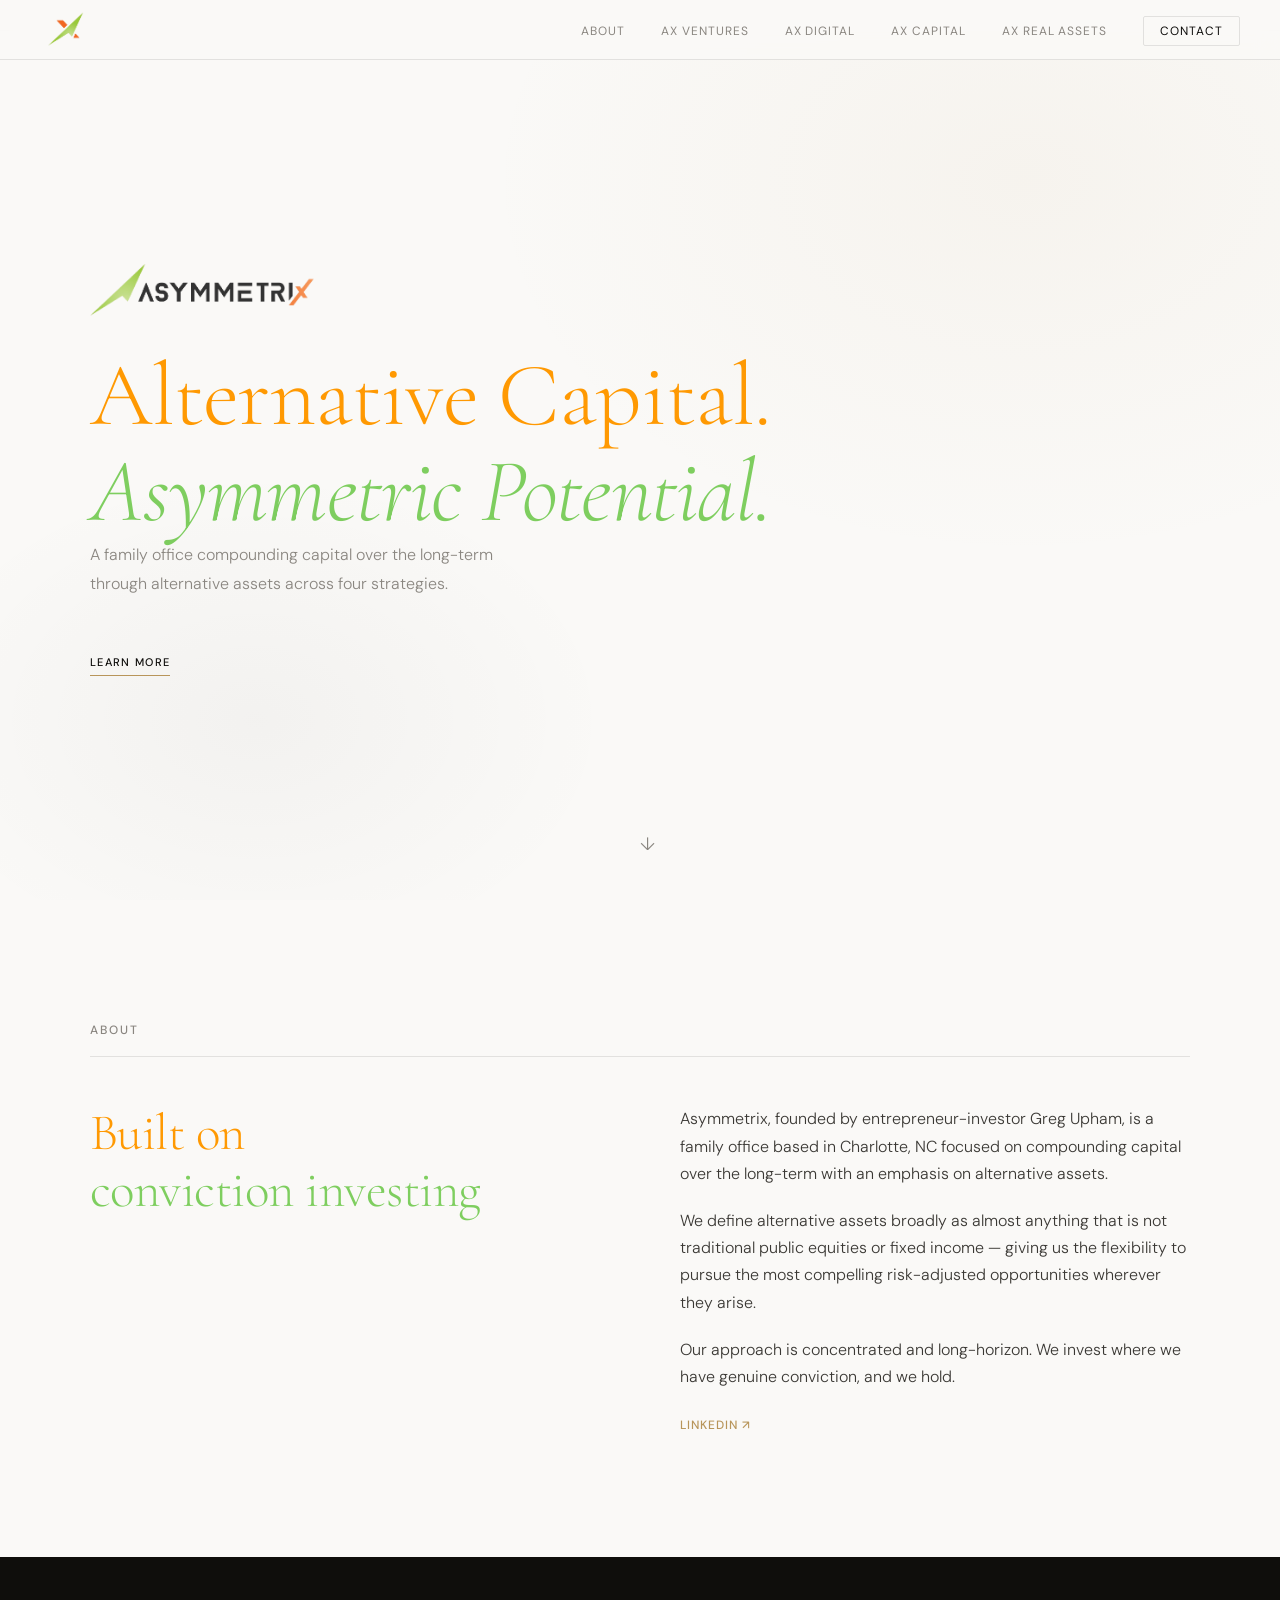
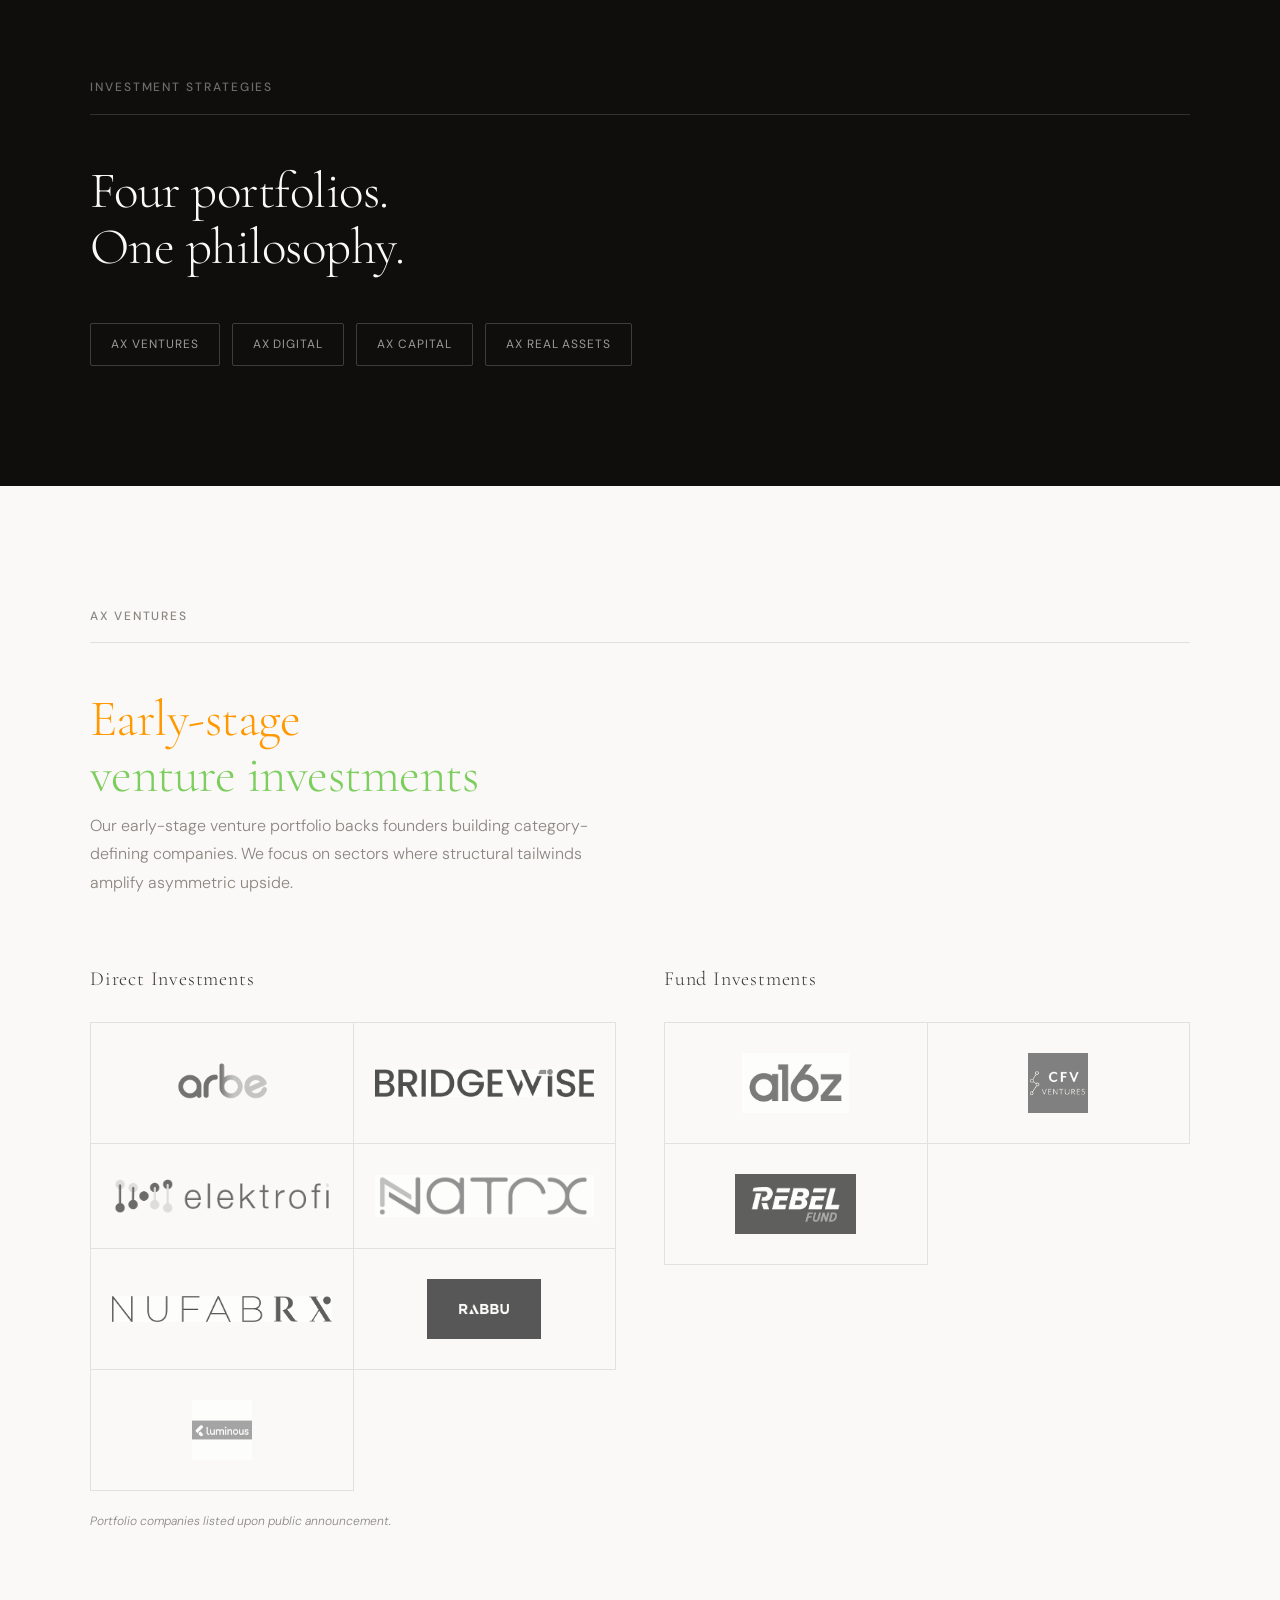
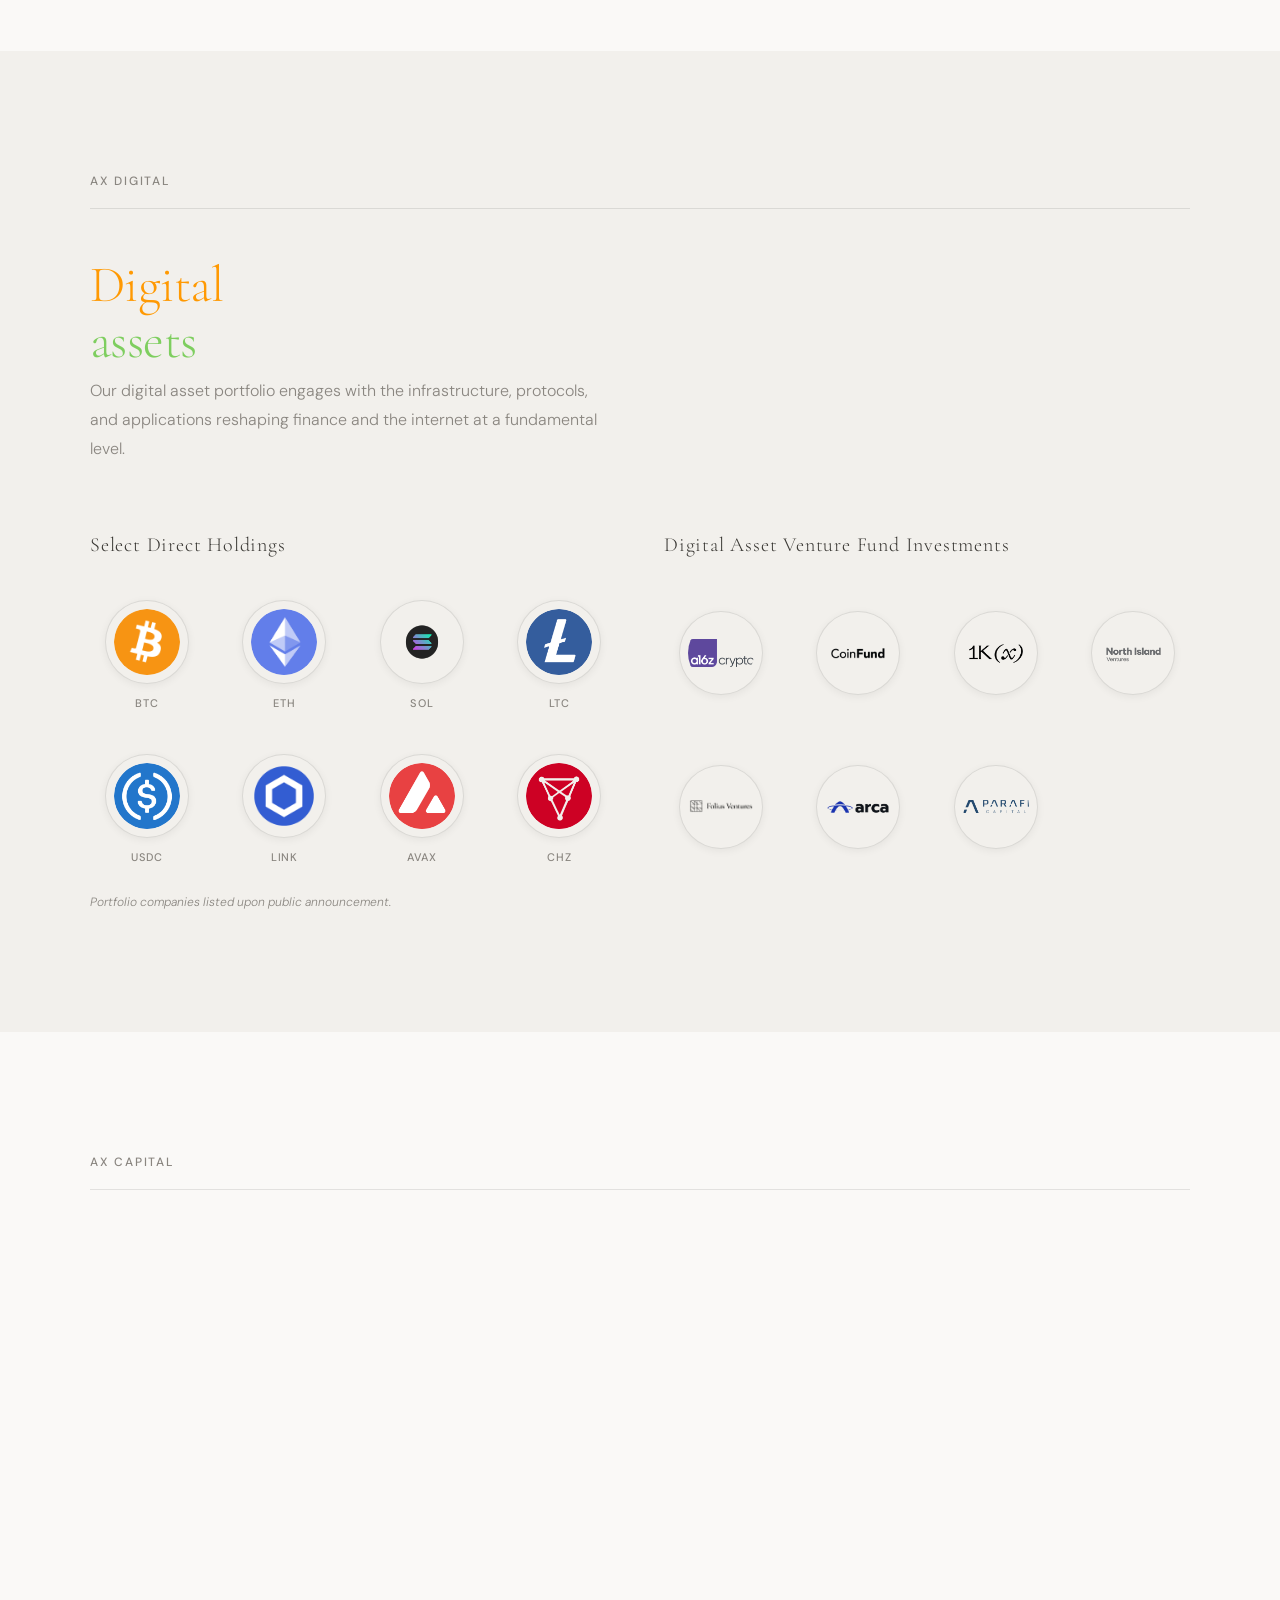
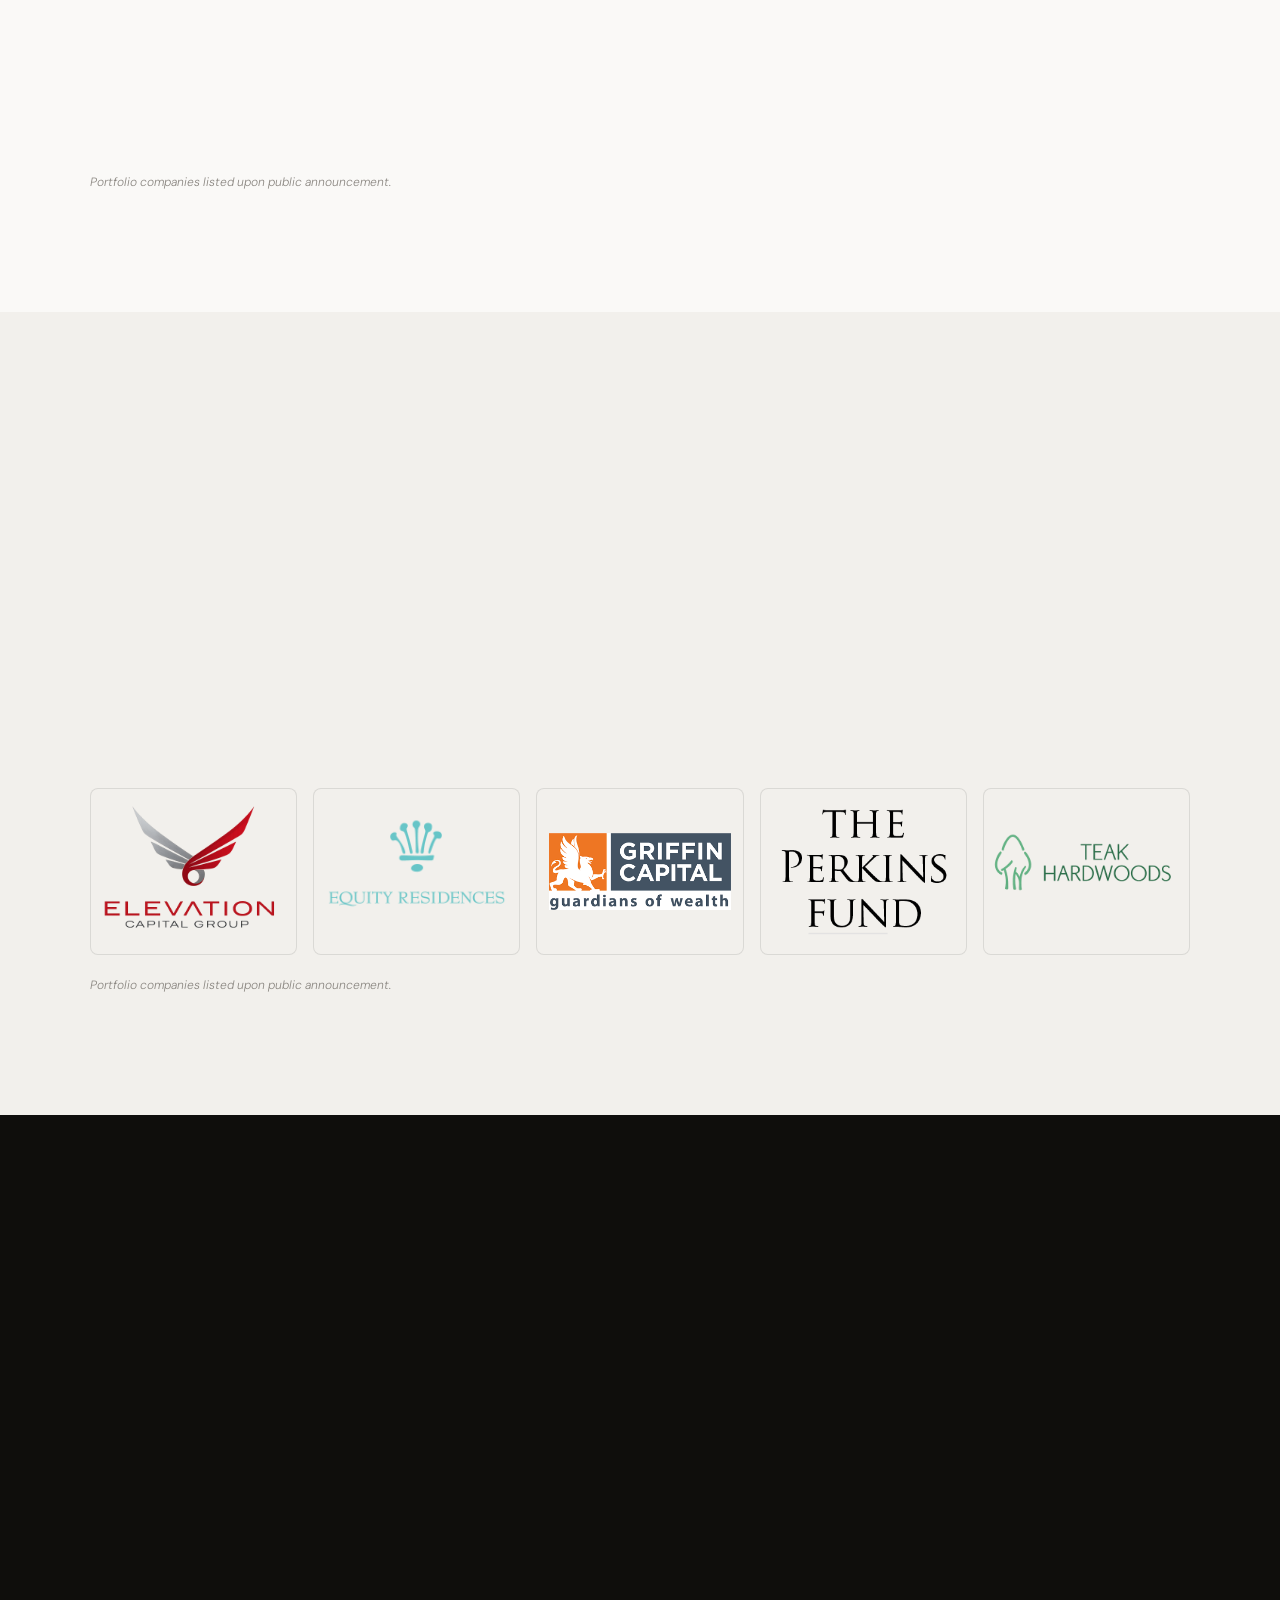
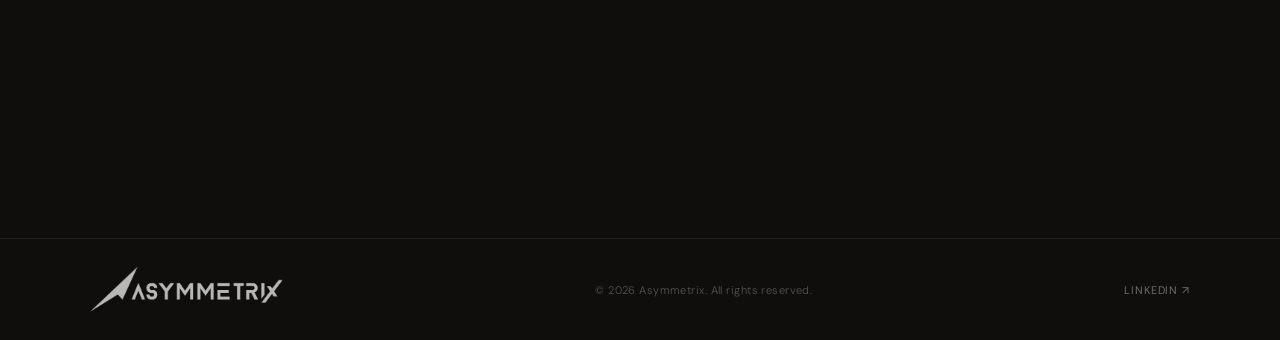
<file: index.html>
<!DOCTYPE html>
<html lang="en">
<head>
<meta charset="UTF-8">
<meta name="viewport" content="width=device-width, initial-scale=1.0">
<title>Asymmetrix — Alternative Capital. Asymmetric Potential.</title>
<link rel="preconnect" href="https://fonts.googleapis.com">
<link rel="preconnect" href="https://fonts.gstatic.com" crossorigin>
<link href="https://fonts.googleapis.com/css2?family=Cormorant+Garamond:ital,wght@0,300;0,400;0,600;1,300;1,400&family=DM+Sans:wght@300;400;500&display=swap" rel="stylesheet">
<link rel="stylesheet" href="style.css">
</head>
<body>

<!-- NAV -->
<nav id="nav">
  <a href="#top" class="nav-logo">
    <img src="logos/logo-mark.png" alt="Asymmetrix" class="nav-logo-img">
  </a>
  <ul class="nav-links">
    <li><a href="#about" class="nav-link">About</a></li>
    <li><a href="#ventures" class="nav-link">AX Ventures</a></li>
    <li><a href="#digital" class="nav-link">AX Digital</a></li>
    <li><a href="#capital" class="nav-link">AX Capital</a></li>
    <li><a href="#real-assets" class="nav-link">AX Real Assets</a></li>
    <li><a href="#contact" class="nav-link nav-contact">Contact</a></li>
  </ul>
  <button class="nav-burger" id="burger" aria-label="Menu">
    <span></span><span></span>
  </button>
</nav>

<!-- MOBILE MENU -->
<div class="mobile-menu" id="mobileMenu">
  <a href="#about" class="mobile-link">About</a>
  <a href="#ventures" class="mobile-link">AX Ventures</a>
  <a href="#digital" class="mobile-link">AX Digital</a>
  <a href="#capital" class="mobile-link">AX Capital</a>
  <a href="#real-assets" class="mobile-link">AX Real Assets</a>
  <a href="#contact" class="mobile-link">Contact</a>
</div>

<!-- HERO -->
<section id="top" class="hero">
  <div class="hero-inner">
    <img src="logos/logo-full.png" alt="Asymmetrix" class="hero-logo">
    <h1 class="hero-headline">Alternative Capital.<br><em>Asymmetric Potential.</em></h1>
    <p class="hero-sub">A family office compounding capital over the long-term<br>through alternative assets across four strategies.</p>
    <a href="#about" class="hero-cta">Learn more</a>
  </div>
  <div class="hero-scroll-hint">&#8595;</div>
</section>

<!-- ABOUT -->
<section id="about" class="section">
  <div class="container">
    <div class="section-label">About</div>
    <div class="about-grid">
      <div class="about-left">
        <h2 class="section-heading">Built on<br><em>conviction investing</em></h2>
      </div>
      <div class="about-right">
        <p>Asymmetrix, founded by entrepreneur-investor Greg Upham, is a family office based in Charlotte, NC focused on compounding capital over the long-term with an emphasis on alternative assets.</p>
        <p>We define alternative assets broadly as almost anything that is not traditional public equities or fixed income — giving us the flexibility to pursue the most compelling risk-adjusted opportunities wherever they arise.</p>
        <p>Our approach is concentrated and long-horizon. We invest where we have genuine conviction, and we hold.</p>
        <a href="https://www.linkedin.com/company/asymmetrix-capital/" target="_blank" class="text-link">LinkedIn ↗</a>
      </div>
    </div>
  </div>
</section>

<!-- STRATEGIES INTRO -->
<section class="section section-dark">
  <div class="container">
    <div class="section-label light">Investment Strategies</div>
    <h2 class="section-heading light">Four portfolios.<br><em>One philosophy.</em></h2>
    <div class="strategies-nav">
      <a href="#ventures" class="strategy-pill">AX Ventures</a>
      <a href="#digital" class="strategy-pill">AX Digital</a>
      <a href="#capital" class="strategy-pill">AX Capital</a>
      <a href="#real-assets" class="strategy-pill">AX Real Assets</a>
    </div>
  </div>
</section>

<!-- AX VENTURES -->
<section id="ventures" class="section strategy-section">
  <div class="container">
    <div class="section-label">AX Ventures</div>
    <div class="strategy-header">
      <div class="strategy-title-block">
        <h2 class="section-heading">Early-stage<br><em>venture investments</em></h2>
        <p class="strategy-desc">Our early-stage venture portfolio backs founders building category-defining companies. We focus on sectors where structural tailwinds amplify asymmetric upside.</p>
      </div>
    </div>
    <div class="panel-view">
      <div class="panel">
        <h3 class="sub-grid-heading">Direct Investments</h3>
        <div class="logo-grid panel-grid" id="ventures-direct-grid">
          <!-- Populated by portfolio-data.js -->
        </div>
      </div>
      <div class="panel">
        <h3 class="sub-grid-heading">Fund Investments</h3>
        <div class="logo-grid panel-grid" id="ventures-funds-grid">
          <!-- Populated by portfolio-data.js -->
        </div>
      </div>
    </div>
    <p class="portfolio-note">Portfolio companies listed upon public announcement.</p>
  </div>
</section>

<!-- AX DIGITAL -->
<section id="digital" class="section strategy-section section-tinted">
  <div class="container">
    <div class="section-label">AX Digital</div>
    <div class="strategy-header">
      <div class="strategy-title-block">
        <h2 class="section-heading">Digital<br><em>assets</em></h2>
        <p class="strategy-desc">Our digital asset portfolio engages with the infrastructure, protocols, and applications reshaping finance and the internet at a fundamental level.</p>
      </div>
    </div>
    <div class="panel-view">
      <div class="panel">
        <h3 class="sub-grid-heading">Select Direct Holdings</h3>
        <div class="pill-grid" id="digital-direct-grid">
          <!-- Populated by portfolio-data.js -->
        </div>
      </div>
      <div class="panel">
        <h3 class="sub-grid-heading">Digital Asset Venture Fund Investments</h3>
        <div class="card-grid" id="digital-funds-grid">
          <!-- Populated by portfolio-data.js -->
        </div>
      </div>
    </div>
    <p class="portfolio-note">Portfolio companies listed upon public announcement.</p>
  </div>
</section>

<!-- AX CAPITAL -->
<section id="capital" class="section strategy-section">
  <div class="container">
    <div class="section-label">AX Capital</div>
    <div class="strategy-header">
      <div class="strategy-title-block">
        <h2 class="section-heading">Private<br><em>equity holdings</em></h2>
        <p class="strategy-desc">Our private equity portfolio targets established businesses with durable cash flows and meaningful opportunities for operational improvement and growth.</p>
      </div>
    </div>
    <div class="logo-grid" id="capital-grid">
      <!-- Populated by portfolio-data.js -->
    </div>
    <p class="portfolio-note">Portfolio companies listed upon public announcement.</p>
  </div>
</section>

<!-- AX REAL ASSETS -->
<section id="real-assets" class="section strategy-section section-tinted">
  <div class="container">
    <div class="section-label">AX Real Assets</div>
    <div class="strategy-header">
      <div class="strategy-title-block">
        <h2 class="section-heading">Private real<br><em>estate</em></h2>
        <p class="strategy-desc">Our real assets portfolio acquires and actively manages private real estate, focusing on opportunities where thoughtful stewardship creates lasting value.</p>
      </div>
    </div>
    <div class="mixed-grid" id="real-assets-grid">
      <!-- Populated by portfolio-data.js -->
    </div>
    <p class="portfolio-note">Portfolio companies listed upon public announcement.</p>
  </div>
</section>

<!-- CONTACT -->
<section id="contact" class="section section-dark">
  <div class="container">
    <div class="section-label light">Contact</div>
    <div class="contact-grid">
      <div class="contact-left">
        <h2 class="section-heading light">Get in<br><em>touch</em></h2>
        <p class="contact-sub">Charlotte, NC</p>
      </div>
      <div class="contact-right">
        <form action="https://formspree.io/f/YOUR_FORM_ID" method="POST" class="contact-form">
          <div class="form-row">
            <label>Name
              <input type="text" name="name" placeholder="Your name" required>
            </label>
            <label>Email
              <input type="email" name="email" placeholder="your@email.com" required>
            </label>
          </div>
          <label>Subject
            <input type="text" name="subject" placeholder="How can we help?">
          </label>
          <label>Message
            <textarea name="message" rows="5" placeholder="Tell us about your inquiry..." required></textarea>
          </label>
          <button type="submit" class="submit-btn">Send message</button>
        </form>
      </div>
    </div>
  </div>
</section>

<!-- FOOTER -->
<footer class="footer">
  <div class="container footer-inner">
    <img src="logos/logo-full.png" alt="Asymmetrix" class="footer-logo-img">
    <span class="footer-copy">© 2026 Asymmetrix. All rights reserved.</span>
    <a href="https://www.linkedin.com/company/asymmetrix-capital/" target="_blank" class="footer-link">LinkedIn ↗</a>
  </div>
</footer>

<script src="portfolio-data.js"></script>
<script src="main.js"></script>
</body>
</html>
</file>
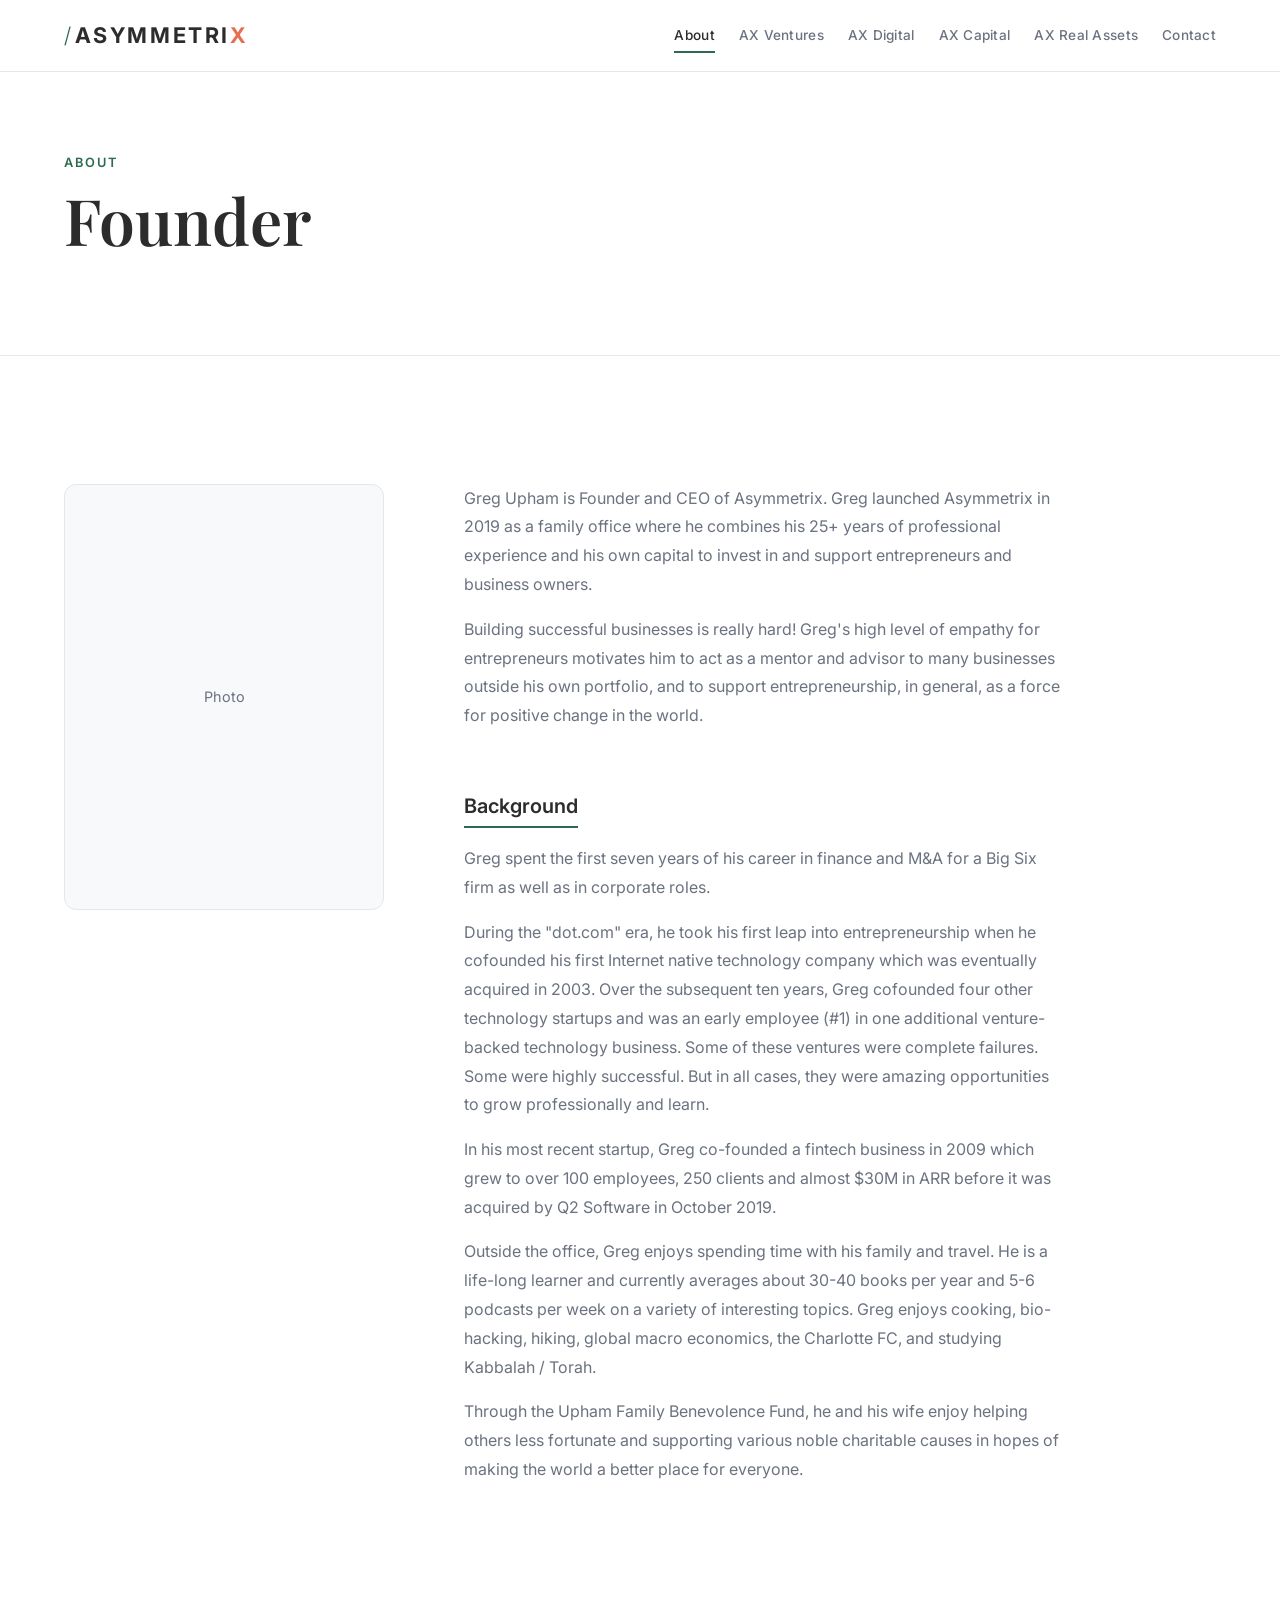
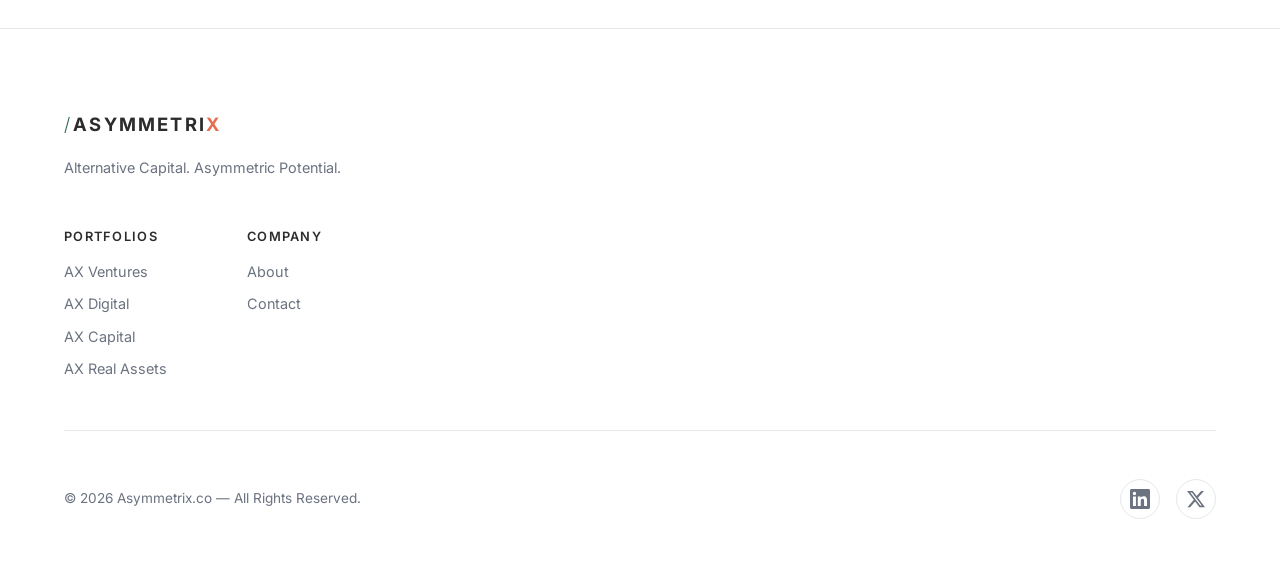
<file: about.html>
<!DOCTYPE html>
<html lang="en">
<head>
  <meta charset="UTF-8">
  <meta name="viewport" content="width=device-width, initial-scale=1.0">
  <title>About — Asymmetrix</title>
  <meta name="description" content="Learn about Greg Upham, Founder and CEO of Asymmetrix, and our approach to alternative investing.">
  <link rel="stylesheet" href="css/styles.css">
  <link rel="preconnect" href="https://fonts.googleapis.com">
  <link rel="preconnect" href="https://fonts.gstatic.com" crossorigin>
  <link href="https://fonts.googleapis.com/css2?family=Inter:wght@300;400;500;600;700&family=Playfair+Display:ital,wght@0,400;0,600;1,400&display=swap" rel="stylesheet">
</head>
<body>

  <!-- HEADER -->
  <header class="site-header" id="header">
    <div class="container header-inner">
      <a href="/" class="logo">
        <span class="logo-mark">/</span>ASYMMETRI<span class="logo-x">X</span>
      </a>
      <button class="menu-toggle" id="menuToggle" aria-label="Toggle navigation">
        <span></span><span></span><span></span>
      </button>
      <nav class="main-nav" id="mainNav">
        <a href="about.html" class="active">About</a>
        <a href="ventures.html">AX Ventures</a>
        <a href="digital.html">AX Digital</a>
        <a href="capital.html">AX Capital</a>
        <a href="real-assets.html">AX Real Assets</a>
        <a href="contact.html">Contact</a>
      </nav>
    </div>
  </header>

  <!-- PAGE HERO -->
  <section class="page-hero">
    <div class="container">
      <p class="page-label">About</p>
      <h1 class="page-title">Founder</h1>
    </div>
  </section>

  <!-- FOUNDER BIO -->
  <section class="section">
    <div class="container">
      <div class="founder-layout">
        <!-- Photo placeholder — replace src with actual founder photo -->
        <div class="founder-photo">
          <div class="photo-placeholder">
            <!-- Replace this div with an <img> tag when you have the photo:
                 <img src="images/greg-upham.jpg" alt="Greg Upham, Founder and CEO of Asymmetrix"> -->
            <span>Photo</span>
          </div>
        </div>

        <div class="founder-bio">
          <p>
            Greg Upham is Founder and CEO of Asymmetrix. Greg launched Asymmetrix in 2019 as a family office
            where he combines his 25+ years of professional experience and his own capital to invest in and
            support entrepreneurs and business owners.
          </p>
          <p>
            Building successful businesses is really hard! Greg's high level of empathy for entrepreneurs motivates
            him to act as a mentor and advisor to many businesses outside his own portfolio, and to support
            entrepreneurship, in general, as a force for positive change in the world.
          </p>

          <h3>Background</h3>
          <p>
            Greg spent the first seven years of his career in finance and M&amp;A for a Big Six firm as well as in
            corporate roles.
          </p>
          <p>
            During the "dot.com" era, he took his first leap into entrepreneurship when he cofounded his first
            Internet native technology company which was eventually acquired in 2003. Over the subsequent ten
            years, Greg cofounded four other technology startups and was an early employee (#1) in one additional
            venture-backed technology business. Some of these ventures were complete failures. Some were
            highly successful. But in all cases, they were amazing opportunities to grow professionally and learn.
          </p>
          <p>
            In his most recent startup, Greg co-founded a fintech business in 2009 which grew to over 100
            employees, 250 clients and almost $30M in ARR before it was acquired by Q2 Software in October
            2019.
          </p>
          <p>
            Outside the office, Greg enjoys spending time with his family and travel. He is a life-long learner and
            currently averages about 30-40 books per year and 5-6 podcasts per week on a variety of interesting
            topics. Greg enjoys cooking, bio-hacking, hiking, global macro economics, the Charlotte FC, and
            studying Kabbalah / Torah.
          </p>
          <p>
            Through the Upham Family Benevolence Fund, he and his wife enjoy helping others less fortunate and
            supporting various noble charitable causes in hopes of making the world a better place for everyone.
          </p>
        </div>
      </div>
    </div>
  </section>

  <!-- FOOTER -->
  <footer class="site-footer">
    <div class="container footer-inner">
      <div class="footer-brand">
        <a href="/" class="logo logo-footer">
          <span class="logo-mark">/</span>ASYMMETRI<span class="logo-x">X</span>
        </a>
        <p class="footer-tagline">Alternative Capital. Asymmetric Potential.</p>
      </div>
      <div class="footer-links">
        <div class="footer-col">
          <h4>Portfolios</h4>
          <a href="ventures.html">AX Ventures</a>
          <a href="digital.html">AX Digital</a>
          <a href="capital.html">AX Capital</a>
          <a href="real-assets.html">AX Real Assets</a>
        </div>
        <div class="footer-col">
          <h4>Company</h4>
          <a href="about.html">About</a>
          <a href="contact.html">Contact</a>
        </div>
      </div>
      <div class="footer-bottom">
        <p>&copy; 2026 Asymmetrix.co &mdash; All Rights Reserved.</p>
        <div class="footer-social">
          <a href="https://www.linkedin.com/company/asymmetrix-capital/posts/?feedView=all" target="_blank" rel="noopener" aria-label="LinkedIn">
            <svg width="20" height="20" viewBox="0 0 24 24" fill="currentColor"><path d="M20.447 20.452h-3.554v-5.569c0-1.328-.027-3.037-1.852-3.037-1.853 0-2.136 1.445-2.136 2.939v5.667H9.351V9h3.414v1.561h.046c.477-.9 1.637-1.85 3.37-1.85 3.601 0 4.267 2.37 4.267 5.455v6.286zM5.337 7.433a2.062 2.062 0 01-2.063-2.065 2.064 2.064 0 112.063 2.065zm1.782 13.019H3.555V9h3.564v11.452zM22.225 0H1.771C.792 0 0 .774 0 1.729v20.542C0 23.227.792 24 1.771 24h20.451C23.2 24 24 23.227 24 22.271V1.729C24 .774 23.2 0 22.222 0h.003z"/></svg>
          </a>
          <a href="https://twitter.com" target="_blank" rel="noopener" aria-label="Twitter / X">
            <svg width="20" height="20" viewBox="0 0 24 24" fill="currentColor"><path d="M18.244 2.25h3.308l-7.227 8.26 8.502 11.24H16.17l-5.214-6.817L4.99 21.75H1.68l7.73-8.835L1.254 2.25H8.08l4.713 6.231zm-1.161 17.52h1.833L7.084 4.126H5.117z"/></svg>
          </a>
        </div>
      </div>
    </div>
  </footer>

  <script src="js/main.js"></script>
</body>
</html>
</file>
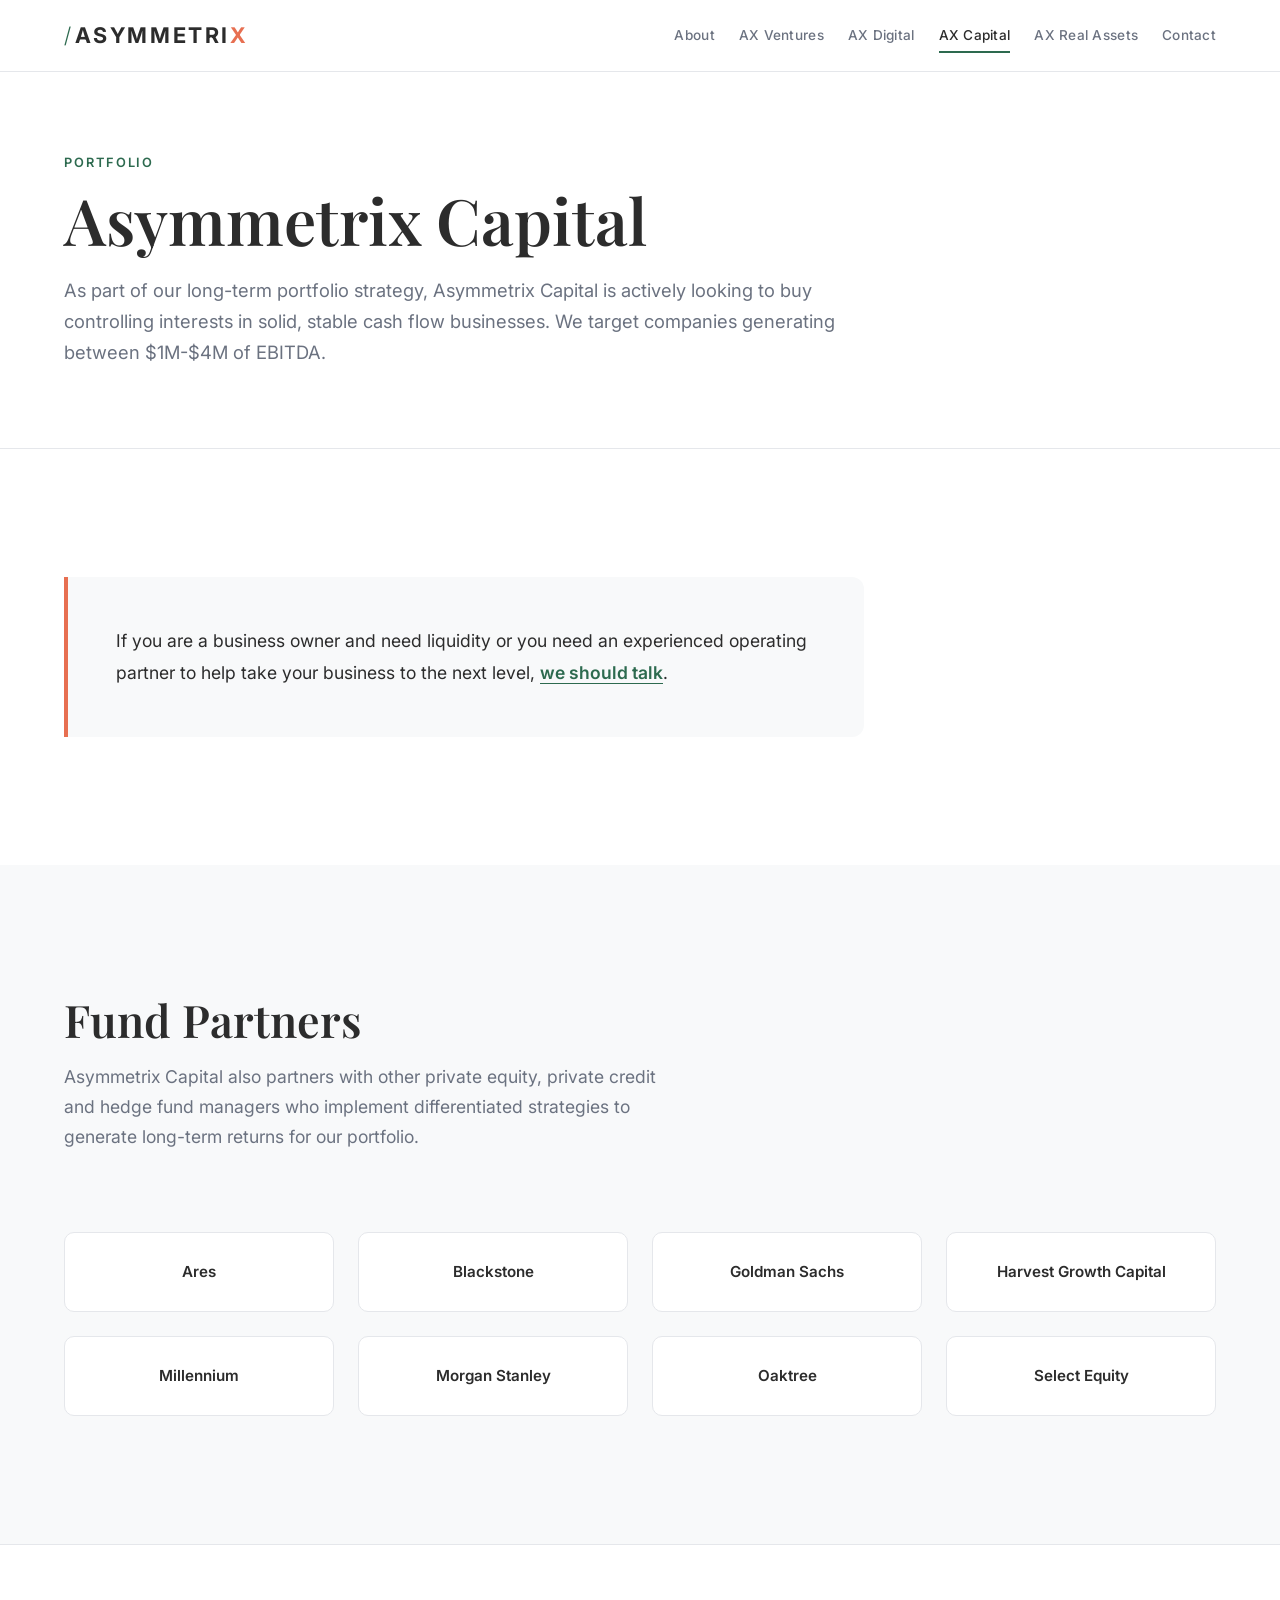
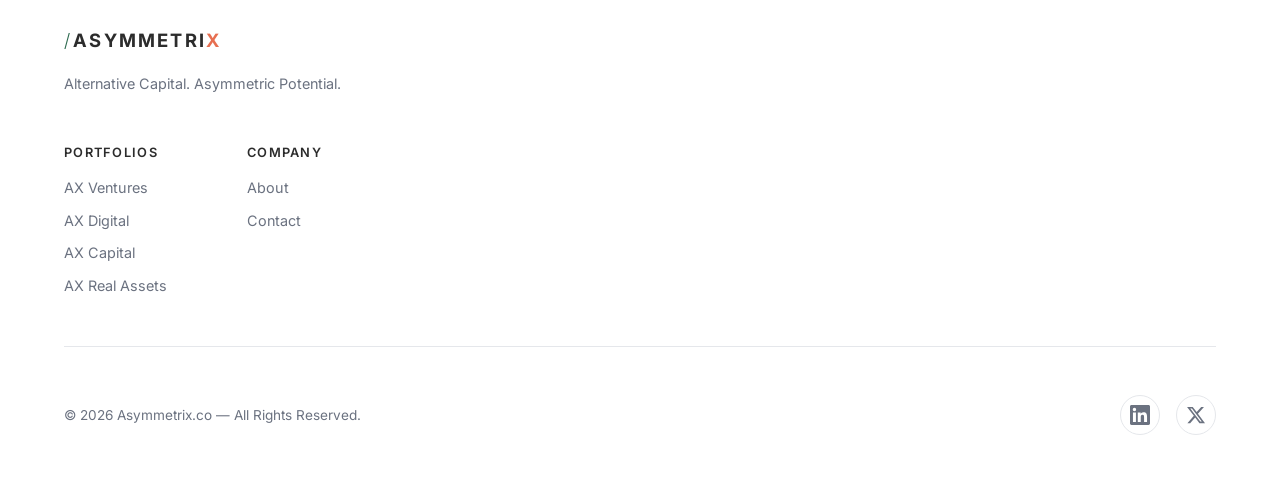
<file: capital.html>
<!DOCTYPE html>
<html lang="en">
<head>
  <meta charset="UTF-8">
  <meta name="viewport" content="width=device-width, initial-scale=1.0">
  <title>AX Capital — Asymmetrix</title>
  <meta name="description" content="Asymmetrix Capital acquires controlling interests in solid, stable cash flow businesses generating between $1M-$4M of EBITDA.">
  <link rel="stylesheet" href="css/styles.css">
  <link rel="preconnect" href="https://fonts.googleapis.com">
  <link rel="preconnect" href="https://fonts.gstatic.com" crossorigin>
  <link href="https://fonts.googleapis.com/css2?family=Inter:wght@300;400;500;600;700&family=Playfair+Display:ital,wght@0,400;0,600;1,400&display=swap" rel="stylesheet">
</head>
<body>

  <!-- HEADER -->
  <header class="site-header" id="header">
    <div class="container header-inner">
      <a href="/" class="logo">
        <span class="logo-mark">/</span>ASYMMETRI<span class="logo-x">X</span>
      </a>
      <button class="menu-toggle" id="menuToggle" aria-label="Toggle navigation">
        <span></span><span></span><span></span>
      </button>
      <nav class="main-nav" id="mainNav">
        <a href="about.html">About</a>
        <a href="ventures.html">AX Ventures</a>
        <a href="digital.html">AX Digital</a>
        <a href="capital.html" class="active">AX Capital</a>
        <a href="real-assets.html">AX Real Assets</a>
        <a href="contact.html">Contact</a>
      </nav>
    </div>
  </header>

  <!-- PAGE HERO -->
  <section class="page-hero">
    <div class="container">
      <p class="page-label">Portfolio</p>
      <h1 class="page-title">Asymmetrix Capital</h1>
      <p class="page-subtitle">
        As part of our long-term portfolio strategy, Asymmetrix Capital is actively looking to buy controlling
        interests in solid, stable cash flow businesses. We target companies generating between $1M-$4M of EBITDA.
      </p>
    </div>
  </section>

  <!-- BUSINESS OWNERS CTA -->
  <section class="section">
    <div class="container">
      <div class="highlight-box">
        <p>
          If you are a business owner and need liquidity or you need an experienced operating partner
          to help take your business to the next level, <a href="contact.html" class="text-link">we should talk</a>.
        </p>
      </div>
    </div>
  </section>

  <!-- FUND PARTNERS -->
  <section class="section section-light">
    <div class="container">
      <div class="section-header">
        <h2 class="section-title">Fund Partners</h2>
        <p class="section-desc">
          Asymmetrix Capital also partners with other private equity, private credit and hedge fund managers
          who implement differentiated strategies to generate long-term returns for our portfolio.
        </p>
      </div>

      <!--
        Replace text with <img> tags when you have logos:
        <div class="partner-item"><img src="images/logos/ares.png" alt="Ares"></div>
      -->
      <div class="partner-grid">
        <div class="partner-item">Ares</div>
        <div class="partner-item">Blackstone</div>
        <div class="partner-item">Goldman Sachs</div>
        <div class="partner-item">Harvest Growth Capital</div>
        <div class="partner-item">Millennium</div>
        <div class="partner-item">Morgan Stanley</div>
        <div class="partner-item">Oaktree</div>
        <div class="partner-item">Select Equity</div>
      </div>
    </div>
  </section>

  <!-- FOOTER -->
  <footer class="site-footer">
    <div class="container footer-inner">
      <div class="footer-brand">
        <a href="/" class="logo logo-footer">
          <span class="logo-mark">/</span>ASYMMETRI<span class="logo-x">X</span>
        </a>
        <p class="footer-tagline">Alternative Capital. Asymmetric Potential.</p>
      </div>
      <div class="footer-links">
        <div class="footer-col">
          <h4>Portfolios</h4>
          <a href="ventures.html">AX Ventures</a>
          <a href="digital.html">AX Digital</a>
          <a href="capital.html">AX Capital</a>
          <a href="real-assets.html">AX Real Assets</a>
        </div>
        <div class="footer-col">
          <h4>Company</h4>
          <a href="about.html">About</a>
          <a href="contact.html">Contact</a>
        </div>
      </div>
      <div class="footer-bottom">
        <p>&copy; 2026 Asymmetrix.co &mdash; All Rights Reserved.</p>
        <div class="footer-social">
          <a href="https://www.linkedin.com/company/asymmetrix-capital/posts/?feedView=all" target="_blank" rel="noopener" aria-label="LinkedIn">
            <svg width="20" height="20" viewBox="0 0 24 24" fill="currentColor"><path d="M20.447 20.452h-3.554v-5.569c0-1.328-.027-3.037-1.852-3.037-1.853 0-2.136 1.445-2.136 2.939v5.667H9.351V9h3.414v1.561h.046c.477-.9 1.637-1.85 3.37-1.85 3.601 0 4.267 2.37 4.267 5.455v6.286zM5.337 7.433a2.062 2.062 0 01-2.063-2.065 2.064 2.064 0 112.063 2.065zm1.782 13.019H3.555V9h3.564v11.452zM22.225 0H1.771C.792 0 0 .774 0 1.729v20.542C0 23.227.792 24 1.771 24h20.451C23.2 24 24 23.227 24 22.271V1.729C24 .774 23.2 0 22.222 0h.003z"/></svg>
          </a>
          <a href="https://twitter.com" target="_blank" rel="noopener" aria-label="Twitter / X">
            <svg width="20" height="20" viewBox="0 0 24 24" fill="currentColor"><path d="M18.244 2.25h3.308l-7.227 8.26 8.502 11.24H16.17l-5.214-6.817L4.99 21.75H1.68l7.73-8.835L1.254 2.25H8.08l4.713 6.231zm-1.161 17.52h1.833L7.084 4.126H5.117z"/></svg>
          </a>
        </div>
      </div>
    </div>
  </footer>

  <script src="js/main.js"></script>
</body>
</html>
</file>
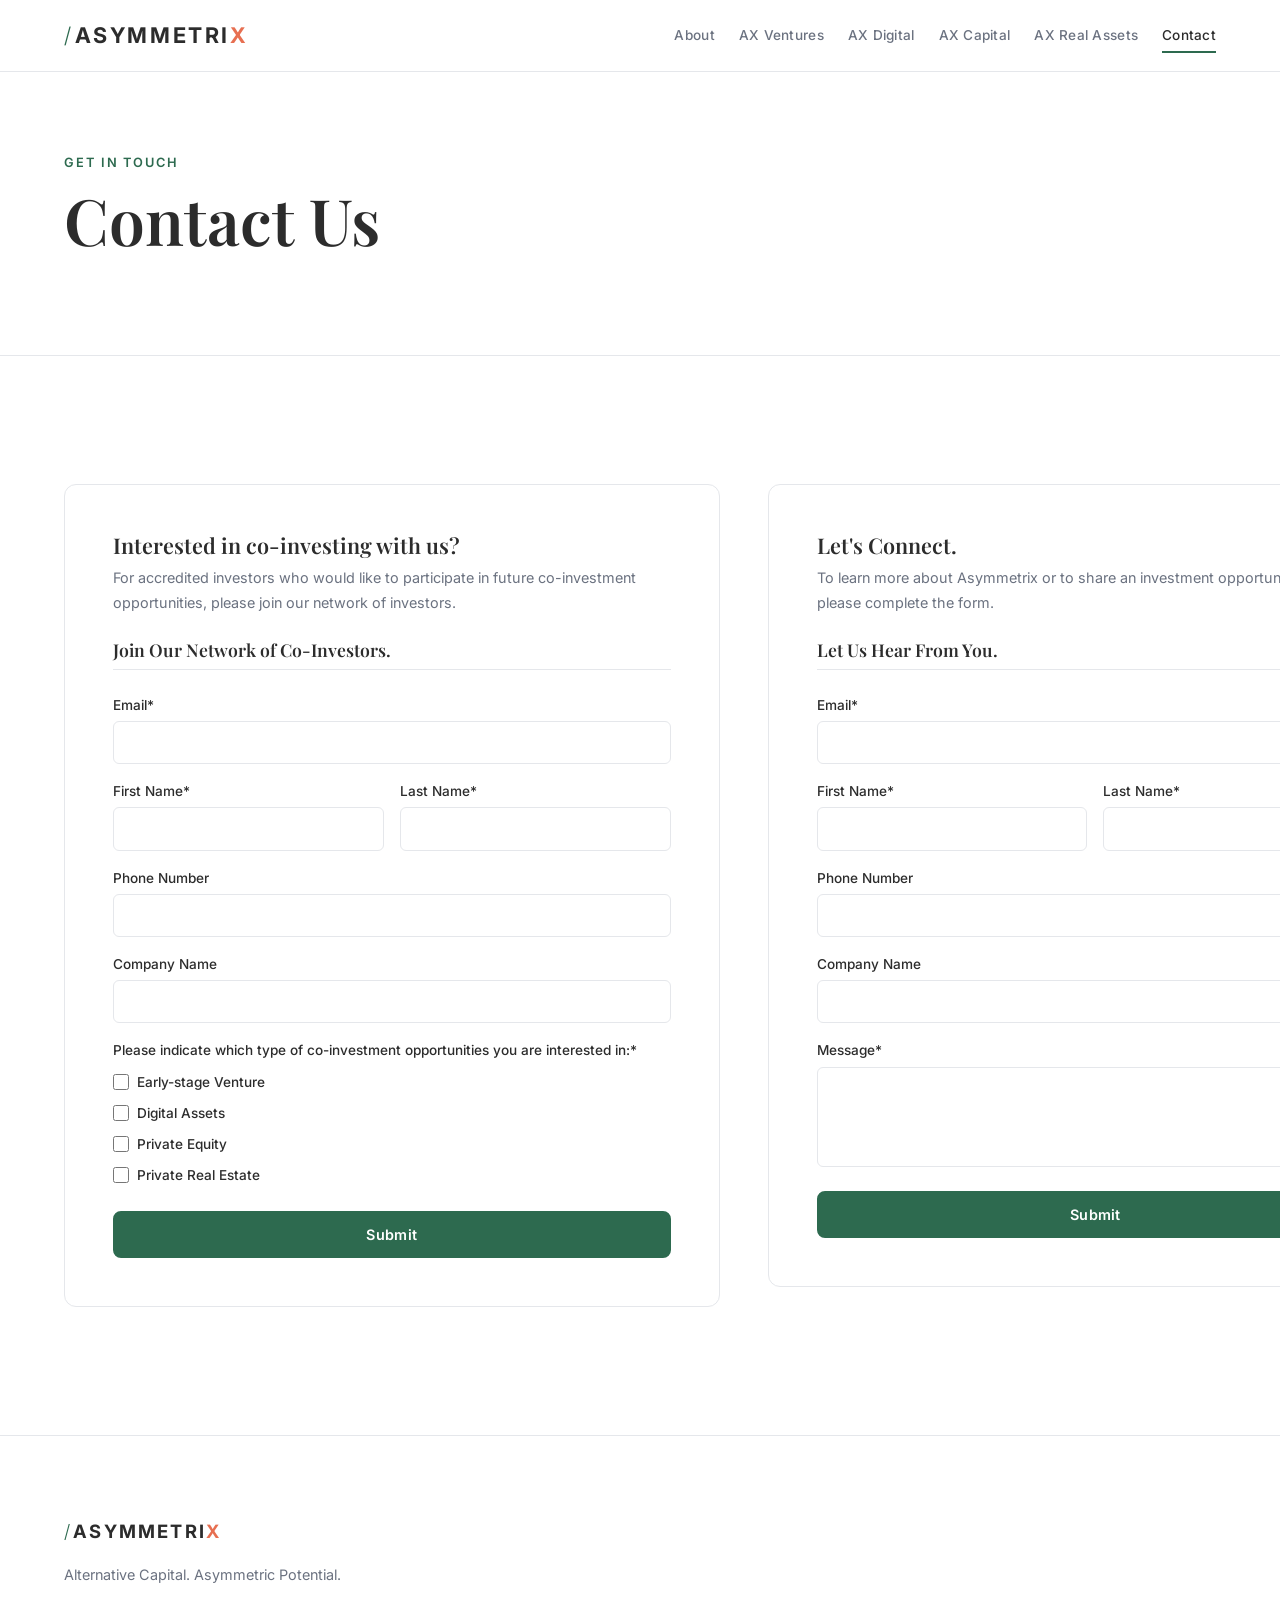
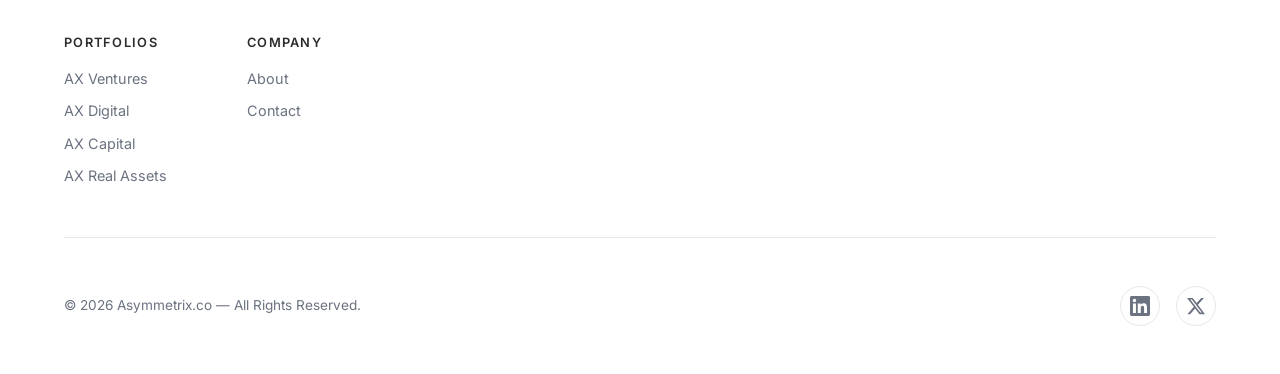
<file: contact.html>
<!DOCTYPE html>
<html lang="en">
<head>
  <meta charset="UTF-8">
  <meta name="viewport" content="width=device-width, initial-scale=1.0">
  <title>Contact Us — Asymmetrix</title>
  <meta name="description" content="Get in touch with Asymmetrix. Join our co-investor network or reach out about investment opportunities.">
  <link rel="stylesheet" href="css/styles.css">
  <link rel="preconnect" href="https://fonts.googleapis.com">
  <link rel="preconnect" href="https://fonts.gstatic.com" crossorigin>
  <link href="https://fonts.googleapis.com/css2?family=Inter:wght@300;400;500;600;700&family=Playfair+Display:ital,wght@0,400;0,600;1,400&display=swap" rel="stylesheet">
</head>
<body>

  <!-- HEADER -->
  <header class="site-header" id="header">
    <div class="container header-inner">
      <a href="/" class="logo">
        <span class="logo-mark">/</span>ASYMMETRI<span class="logo-x">X</span>
      </a>
      <button class="menu-toggle" id="menuToggle" aria-label="Toggle navigation">
        <span></span><span></span><span></span>
      </button>
      <nav class="main-nav" id="mainNav">
        <a href="about.html">About</a>
        <a href="ventures.html">AX Ventures</a>
        <a href="digital.html">AX Digital</a>
        <a href="capital.html">AX Capital</a>
        <a href="real-assets.html">AX Real Assets</a>
        <a href="contact.html" class="active">Contact</a>
      </nav>
    </div>
  </header>

  <!-- PAGE HERO -->
  <section class="page-hero">
    <div class="container">
      <p class="page-label">Get in Touch</p>
      <h1 class="page-title">Contact Us</h1>
    </div>
  </section>

  <!-- CONTACT FORMS -->
  <section class="section">
    <div class="container">
      <div class="contact-grid">

        <!-- CO-INVESTOR FORM -->
        <div class="contact-form-card">
          <h3>Interested in co-investing with us?</h3>
          <p class="form-intro">
            For accredited investors who would like to participate in future co-investment
            opportunities, please join our network of investors.
          </p>
          <h4 class="form-heading">Join Our Network of Co-Investors.</h4>

          <!--
            FORM NOTE: This form uses action="#" as a placeholder.
            To make it functional, either:
            1. Point action to your form handler (e.g., Formspree, Netlify Forms)
            2. Add JavaScript to handle submission via API
          -->
          <form action="#" method="POST" class="form">
            <div class="form-group">
              <label for="coinvest-email">Email*</label>
              <input type="email" id="coinvest-email" name="email" required>
            </div>
            <div class="form-row">
              <div class="form-group">
                <label for="coinvest-first">First Name*</label>
                <input type="text" id="coinvest-first" name="first_name" required>
              </div>
              <div class="form-group">
                <label for="coinvest-last">Last Name*</label>
                <input type="text" id="coinvest-last" name="last_name" required>
              </div>
            </div>
            <div class="form-group">
              <label for="coinvest-phone">Phone Number</label>
              <input type="tel" id="coinvest-phone" name="phone">
            </div>
            <div class="form-group">
              <label for="coinvest-company">Company Name</label>
              <input type="text" id="coinvest-company" name="company">
            </div>
            <div class="form-group">
              <label>Please indicate which type of co-investment opportunities you are interested in:*</label>
              <div class="checkbox-group">
                <label class="checkbox-label">
                  <input type="checkbox" name="interests" value="early-stage-venture">
                  <span>Early-stage Venture</span>
                </label>
                <label class="checkbox-label">
                  <input type="checkbox" name="interests" value="digital-assets">
                  <span>Digital Assets</span>
                </label>
                <label class="checkbox-label">
                  <input type="checkbox" name="interests" value="private-equity">
                  <span>Private Equity</span>
                </label>
                <label class="checkbox-label">
                  <input type="checkbox" name="interests" value="private-real-estate">
                  <span>Private Real Estate</span>
                </label>
              </div>
            </div>
            <button type="submit" class="btn btn-primary btn-full">Submit</button>
          </form>
        </div>

        <!-- GENERAL CONTACT FORM -->
        <div class="contact-form-card">
          <h3>Let's Connect.</h3>
          <p class="form-intro">
            To learn more about Asymmetrix or to share an investment opportunity
            with us please complete the form.
          </p>
          <h4 class="form-heading">Let Us Hear From You.</h4>

          <form action="#" method="POST" class="form">
            <div class="form-group">
              <label for="contact-email">Email*</label>
              <input type="email" id="contact-email" name="email" required>
            </div>
            <div class="form-row">
              <div class="form-group">
                <label for="contact-first">First Name*</label>
                <input type="text" id="contact-first" name="first_name" required>
              </div>
              <div class="form-group">
                <label for="contact-last">Last Name*</label>
                <input type="text" id="contact-last" name="last_name" required>
              </div>
            </div>
            <div class="form-group">
              <label for="contact-phone">Phone Number</label>
              <input type="tel" id="contact-phone" name="phone">
            </div>
            <div class="form-group">
              <label for="contact-company">Company Name</label>
              <input type="text" id="contact-company" name="company">
            </div>
            <div class="form-group">
              <label for="contact-message">Message*</label>
              <textarea id="contact-message" name="message" rows="4" required></textarea>
            </div>
            <button type="submit" class="btn btn-primary btn-full">Submit</button>
          </form>
        </div>

      </div>
    </div>
  </section>

  <!-- FOOTER -->
  <footer class="site-footer">
    <div class="container footer-inner">
      <div class="footer-brand">
        <a href="/" class="logo logo-footer">
          <span class="logo-mark">/</span>ASYMMETRI<span class="logo-x">X</span>
        </a>
        <p class="footer-tagline">Alternative Capital. Asymmetric Potential.</p>
      </div>
      <div class="footer-links">
        <div class="footer-col">
          <h4>Portfolios</h4>
          <a href="ventures.html">AX Ventures</a>
          <a href="digital.html">AX Digital</a>
          <a href="capital.html">AX Capital</a>
          <a href="real-assets.html">AX Real Assets</a>
        </div>
        <div class="footer-col">
          <h4>Company</h4>
          <a href="about.html">About</a>
          <a href="contact.html">Contact</a>
        </div>
      </div>
      <div class="footer-bottom">
        <p>&copy; 2026 Asymmetrix.co &mdash; All Rights Reserved.</p>
        <div class="footer-social">
          <a href="https://www.linkedin.com/company/asymmetrix-capital/posts/?feedView=all" target="_blank" rel="noopener" aria-label="LinkedIn">
            <svg width="20" height="20" viewBox="0 0 24 24" fill="currentColor"><path d="M20.447 20.452h-3.554v-5.569c0-1.328-.027-3.037-1.852-3.037-1.853 0-2.136 1.445-2.136 2.939v5.667H9.351V9h3.414v1.561h.046c.477-.9 1.637-1.85 3.37-1.85 3.601 0 4.267 2.37 4.267 5.455v6.286zM5.337 7.433a2.062 2.062 0 01-2.063-2.065 2.064 2.064 0 112.063 2.065zm1.782 13.019H3.555V9h3.564v11.452zM22.225 0H1.771C.792 0 0 .774 0 1.729v20.542C0 23.227.792 24 1.771 24h20.451C23.2 24 24 23.227 24 22.271V1.729C24 .774 23.2 0 22.222 0h.003z"/></svg>
          </a>
          <a href="https://twitter.com" target="_blank" rel="noopener" aria-label="Twitter / X">
            <svg width="20" height="20" viewBox="0 0 24 24" fill="currentColor"><path d="M18.244 2.25h3.308l-7.227 8.26 8.502 11.24H16.17l-5.214-6.817L4.99 21.75H1.68l7.73-8.835L1.254 2.25H8.08l4.713 6.231zm-1.161 17.52h1.833L7.084 4.126H5.117z"/></svg>
          </a>
        </div>
      </div>
    </div>
  </footer>

  <script src="js/main.js"></script>
</body>
</html>
</file>
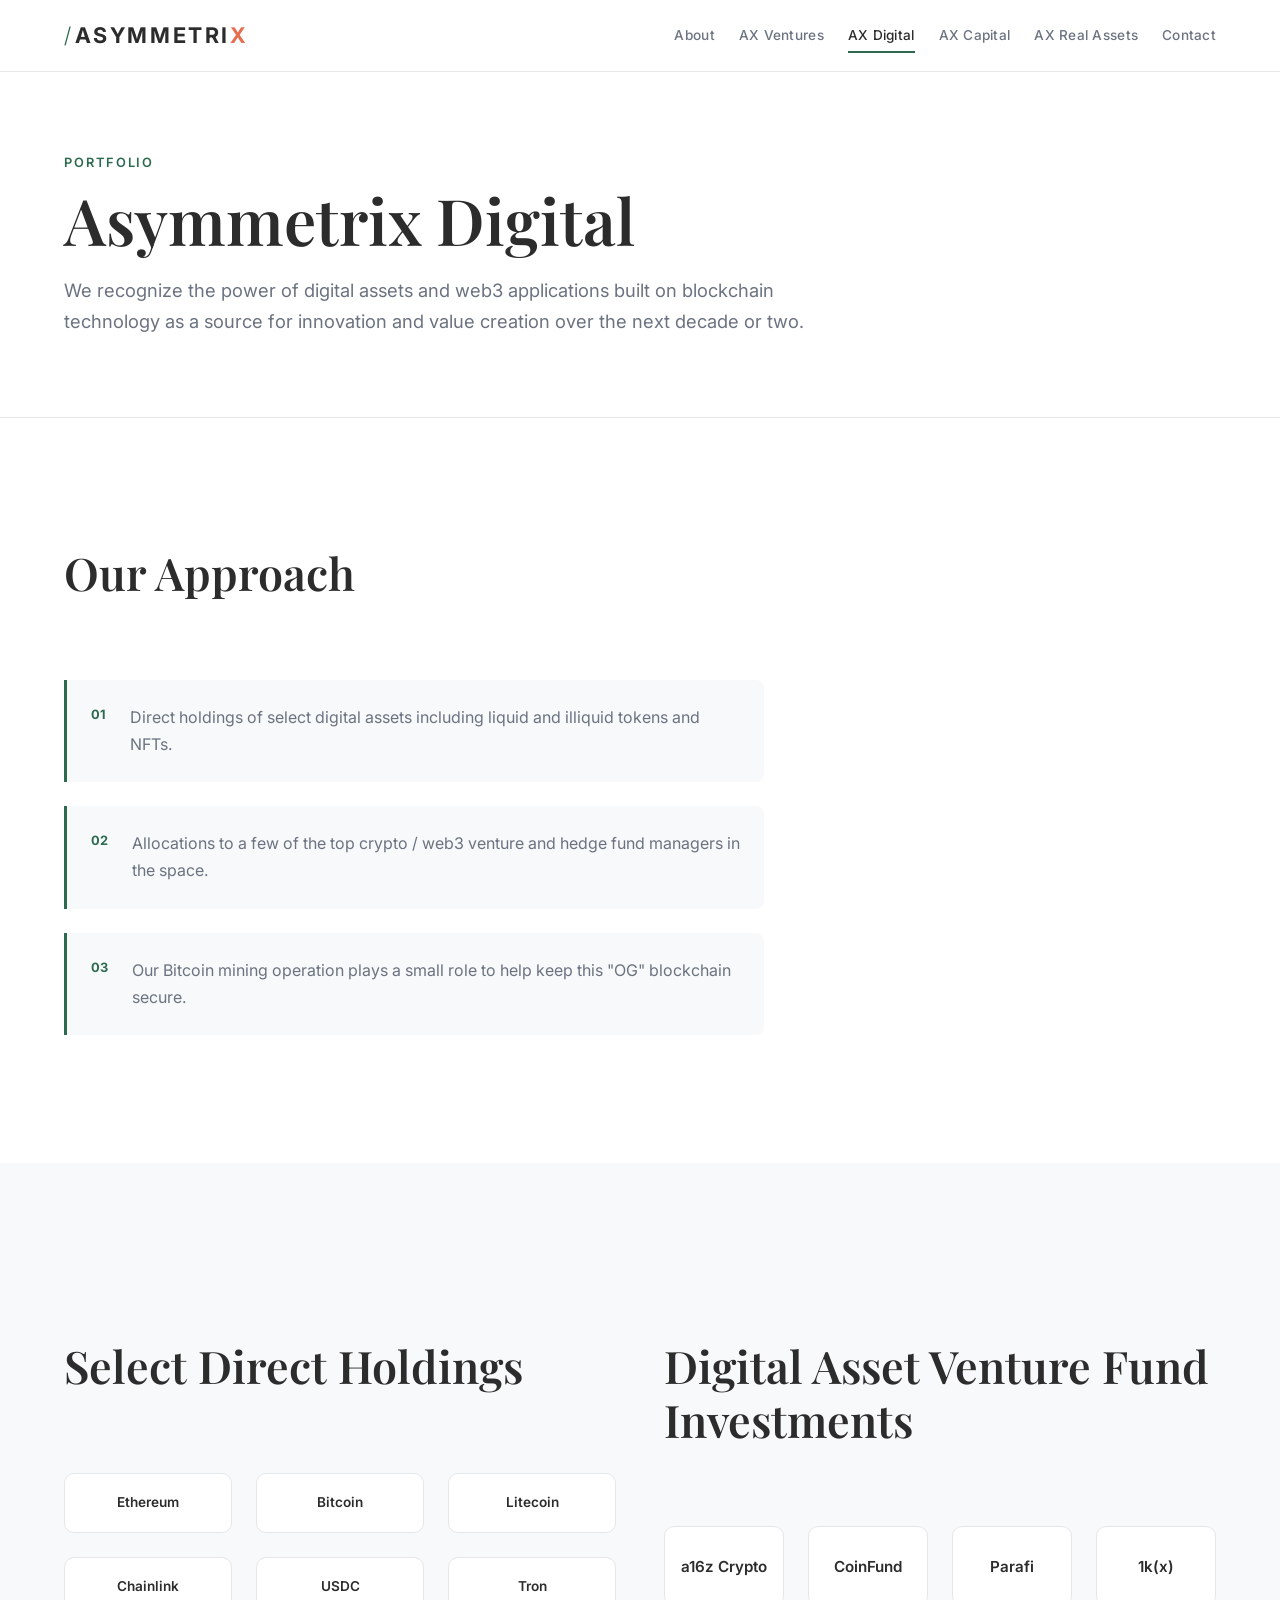
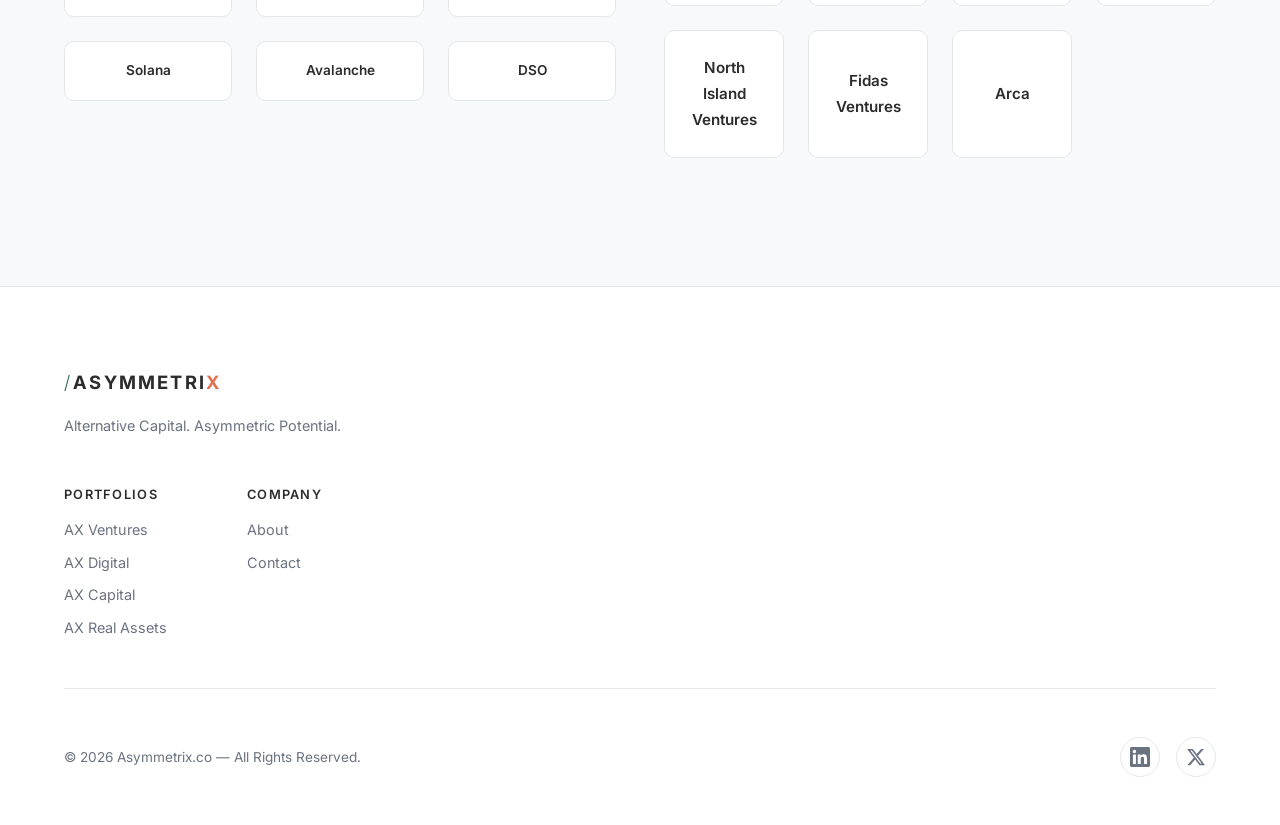
<file: digital.html>
<!DOCTYPE html>
<html lang="en">
<head>
  <meta charset="UTF-8">
  <meta name="viewport" content="width=device-width, initial-scale=1.0">
  <title>AX Digital — Asymmetrix</title>
  <meta name="description" content="Asymmetrix Digital participates in the future of digital assets and web3 applications built on blockchain technology.">
  <link rel="stylesheet" href="css/styles.css">
  <link rel="preconnect" href="https://fonts.googleapis.com">
  <link rel="preconnect" href="https://fonts.gstatic.com" crossorigin>
  <link href="https://fonts.googleapis.com/css2?family=Inter:wght@300;400;500;600;700&family=Playfair+Display:ital,wght@0,400;0,600;1,400&display=swap" rel="stylesheet">
</head>
<body>

  <!-- HEADER -->
  <header class="site-header" id="header">
    <div class="container header-inner">
      <a href="/" class="logo">
        <span class="logo-mark">/</span>ASYMMETRI<span class="logo-x">X</span>
      </a>
      <button class="menu-toggle" id="menuToggle" aria-label="Toggle navigation">
        <span></span><span></span><span></span>
      </button>
      <nav class="main-nav" id="mainNav">
        <a href="about.html">About</a>
        <a href="ventures.html">AX Ventures</a>
        <a href="digital.html" class="active">AX Digital</a>
        <a href="capital.html">AX Capital</a>
        <a href="real-assets.html">AX Real Assets</a>
        <a href="contact.html">Contact</a>
      </nav>
    </div>
  </header>

  <!-- PAGE HERO -->
  <section class="page-hero">
    <div class="container">
      <p class="page-label">Portfolio</p>
      <h1 class="page-title">Asymmetrix Digital</h1>
      <p class="page-subtitle">
        We recognize the power of digital assets and web3 applications built on blockchain technology
        as a source for innovation and value creation over the next decade or two.
      </p>
    </div>
  </section>

  <!-- STRATEGY -->
  <section class="section">
    <div class="container">
      <div class="section-header">
        <h2 class="section-title">Our Approach</h2>
      </div>
      <div class="strategy-list">
        <div class="strategy-item">
          <span class="strategy-number">01</span>
          <p>Direct holdings of select digital assets including liquid and illiquid tokens and NFTs.</p>
        </div>
        <div class="strategy-item">
          <span class="strategy-number">02</span>
          <p>Allocations to a few of the top crypto / web3 venture and hedge fund managers in the space.</p>
        </div>
        <div class="strategy-item">
          <span class="strategy-number">03</span>
          <p>Our Bitcoin mining operation plays a small role to help keep this "OG" blockchain secure.</p>
        </div>
      </div>
    </div>
  </section>

  <!-- SELECT DIRECT HOLDINGS -->
  <section class="section section-light">
    <div class="container">
      <div class="two-col">
        <div>
          <div class="section-header">
            <h2 class="section-title">Select Direct Holdings</h2>
          </div>
          <!--
            Replace text with <img> tags when you have icons:
            <div class="partner-item"><img src="images/crypto/eth.png" alt="Ethereum"></div>
          -->
          <div class="partner-grid partner-grid-sm">
            <div class="partner-item partner-item-sm">Ethereum</div>
            <div class="partner-item partner-item-sm">Bitcoin</div>
            <div class="partner-item partner-item-sm">Litecoin</div>
            <div class="partner-item partner-item-sm">Chainlink</div>
            <div class="partner-item partner-item-sm">USDC</div>
            <div class="partner-item partner-item-sm">Tron</div>
            <div class="partner-item partner-item-sm">Solana</div>
            <div class="partner-item partner-item-sm">Avalanche</div>
            <div class="partner-item partner-item-sm">DSO</div>
          </div>
        </div>

        <div>
          <div class="section-header">
            <h2 class="section-title">Digital Asset Venture Fund Investments</h2>
          </div>
          <div class="partner-grid">
            <div class="partner-item">a16z Crypto</div>
            <div class="partner-item">CoinFund</div>
            <div class="partner-item">Parafi</div>
            <div class="partner-item">1k(x)</div>
            <div class="partner-item">North Island Ventures</div>
            <div class="partner-item">Fidas Ventures</div>
            <div class="partner-item">Arca</div>
          </div>
        </div>
      </div>
    </div>
  </section>

  <!-- FOOTER -->
  <footer class="site-footer">
    <div class="container footer-inner">
      <div class="footer-brand">
        <a href="/" class="logo logo-footer">
          <span class="logo-mark">/</span>ASYMMETRI<span class="logo-x">X</span>
        </a>
        <p class="footer-tagline">Alternative Capital. Asymmetric Potential.</p>
      </div>
      <div class="footer-links">
        <div class="footer-col">
          <h4>Portfolios</h4>
          <a href="ventures.html">AX Ventures</a>
          <a href="digital.html">AX Digital</a>
          <a href="capital.html">AX Capital</a>
          <a href="real-assets.html">AX Real Assets</a>
        </div>
        <div class="footer-col">
          <h4>Company</h4>
          <a href="about.html">About</a>
          <a href="contact.html">Contact</a>
        </div>
      </div>
      <div class="footer-bottom">
        <p>&copy; 2026 Asymmetrix.co &mdash; All Rights Reserved.</p>
        <div class="footer-social">
          <a href="https://www.linkedin.com/company/asymmetrix-capital/posts/?feedView=all" target="_blank" rel="noopener" aria-label="LinkedIn">
            <svg width="20" height="20" viewBox="0 0 24 24" fill="currentColor"><path d="M20.447 20.452h-3.554v-5.569c0-1.328-.027-3.037-1.852-3.037-1.853 0-2.136 1.445-2.136 2.939v5.667H9.351V9h3.414v1.561h.046c.477-.9 1.637-1.85 3.37-1.85 3.601 0 4.267 2.37 4.267 5.455v6.286zM5.337 7.433a2.062 2.062 0 01-2.063-2.065 2.064 2.064 0 112.063 2.065zm1.782 13.019H3.555V9h3.564v11.452zM22.225 0H1.771C.792 0 0 .774 0 1.729v20.542C0 23.227.792 24 1.771 24h20.451C23.2 24 24 23.227 24 22.271V1.729C24 .774 23.2 0 22.222 0h.003z"/></svg>
          </a>
          <a href="https://twitter.com" target="_blank" rel="noopener" aria-label="Twitter / X">
            <svg width="20" height="20" viewBox="0 0 24 24" fill="currentColor"><path d="M18.244 2.25h3.308l-7.227 8.26 8.502 11.24H16.17l-5.214-6.817L4.99 21.75H1.68l7.73-8.835L1.254 2.25H8.08l4.713 6.231zm-1.161 17.52h1.833L7.084 4.126H5.117z"/></svg>
          </a>
        </div>
      </div>
    </div>
  </footer>

  <script src="js/main.js"></script>
</body>
</html>
</file>
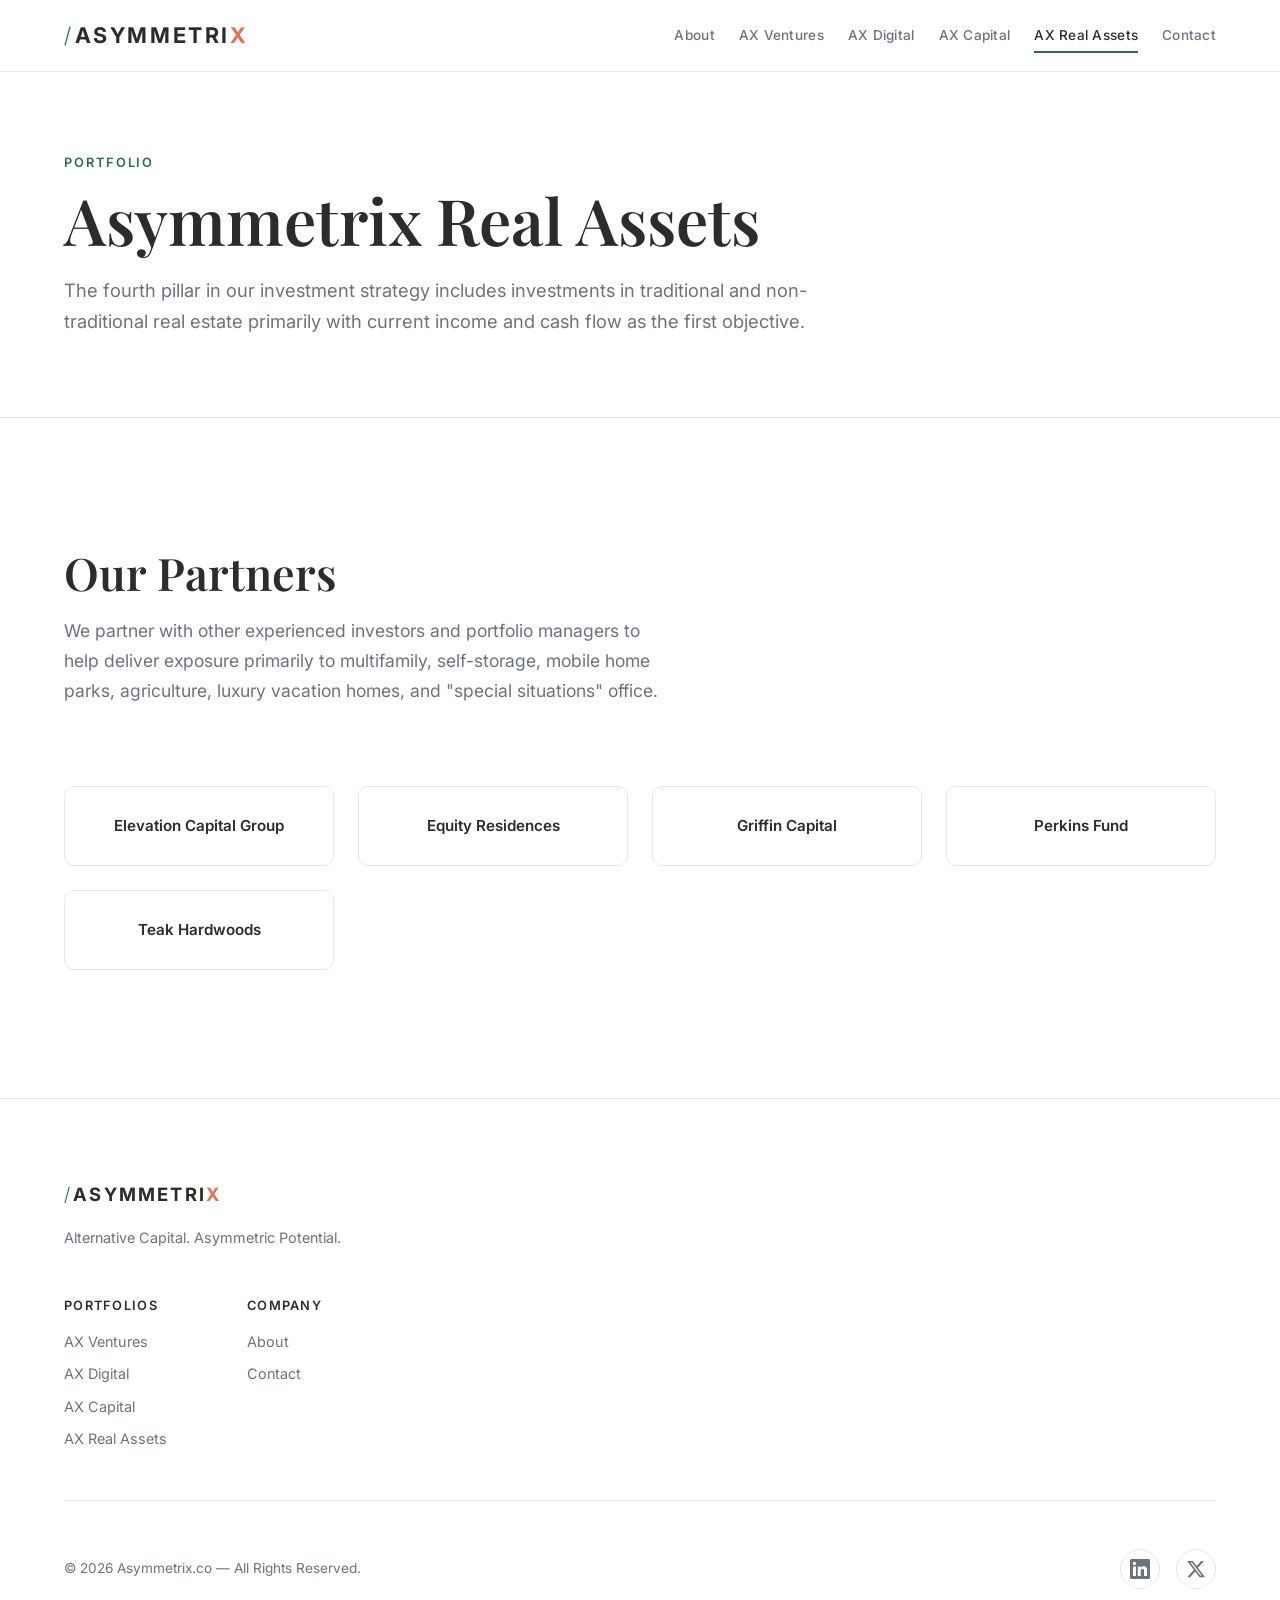
<file: real-assets.html>
<!DOCTYPE html>
<html lang="en">
<head>
  <meta charset="UTF-8">
  <meta name="viewport" content="width=device-width, initial-scale=1.0">
  <title>AX Real Assets — Asymmetrix</title>
  <meta name="description" content="Asymmetrix Real Assets invests in traditional and non-traditional real estate with current income and cash flow as the first objective.">
  <link rel="stylesheet" href="css/styles.css">
  <link rel="preconnect" href="https://fonts.googleapis.com">
  <link rel="preconnect" href="https://fonts.gstatic.com" crossorigin>
  <link href="https://fonts.googleapis.com/css2?family=Inter:wght@300;400;500;600;700&family=Playfair+Display:ital,wght@0,400;0,600;1,400&display=swap" rel="stylesheet">
</head>
<body>

  <!-- HEADER -->
  <header class="site-header" id="header">
    <div class="container header-inner">
      <a href="/" class="logo">
        <span class="logo-mark">/</span>ASYMMETRI<span class="logo-x">X</span>
      </a>
      <button class="menu-toggle" id="menuToggle" aria-label="Toggle navigation">
        <span></span><span></span><span></span>
      </button>
      <nav class="main-nav" id="mainNav">
        <a href="about.html">About</a>
        <a href="ventures.html">AX Ventures</a>
        <a href="digital.html">AX Digital</a>
        <a href="capital.html">AX Capital</a>
        <a href="real-assets.html" class="active">AX Real Assets</a>
        <a href="contact.html">Contact</a>
      </nav>
    </div>
  </header>

  <!-- PAGE HERO -->
  <section class="page-hero">
    <div class="container">
      <p class="page-label">Portfolio</p>
      <h1 class="page-title">Asymmetrix Real Assets</h1>
      <p class="page-subtitle">
        The fourth pillar in our investment strategy includes investments in traditional and non-traditional
        real estate primarily with current income and cash flow as the first objective.
      </p>
    </div>
  </section>

  <!-- PARTNERS -->
  <section class="section">
    <div class="container">
      <div class="section-header">
        <h2 class="section-title">Our Partners</h2>
        <p class="section-desc">
          We partner with other experienced investors and portfolio managers to help deliver exposure
          primarily to multifamily, self-storage, mobile home parks, agriculture, luxury vacation homes,
          and "special situations" office.
        </p>
      </div>

      <!--
        Replace text with <img> tags when you have logos:
        <div class="partner-item"><img src="images/logos/elevation.png" alt="Elevation Capital Group"></div>
      -->
      <div class="partner-grid">
        <div class="partner-item">Elevation Capital Group</div>
        <div class="partner-item">Equity Residences</div>
        <div class="partner-item">Griffin Capital</div>
        <div class="partner-item">Perkins Fund</div>
        <div class="partner-item">Teak Hardwoods</div>
      </div>
    </div>
  </section>

  <!-- FOOTER -->
  <footer class="site-footer">
    <div class="container footer-inner">
      <div class="footer-brand">
        <a href="/" class="logo logo-footer">
          <span class="logo-mark">/</span>ASYMMETRI<span class="logo-x">X</span>
        </a>
        <p class="footer-tagline">Alternative Capital. Asymmetric Potential.</p>
      </div>
      <div class="footer-links">
        <div class="footer-col">
          <h4>Portfolios</h4>
          <a href="ventures.html">AX Ventures</a>
          <a href="digital.html">AX Digital</a>
          <a href="capital.html">AX Capital</a>
          <a href="real-assets.html">AX Real Assets</a>
        </div>
        <div class="footer-col">
          <h4>Company</h4>
          <a href="about.html">About</a>
          <a href="contact.html">Contact</a>
        </div>
      </div>
      <div class="footer-bottom">
        <p>&copy; 2026 Asymmetrix.co &mdash; All Rights Reserved.</p>
        <div class="footer-social">
          <a href="https://www.linkedin.com/company/asymmetrix-capital/posts/?feedView=all" target="_blank" rel="noopener" aria-label="LinkedIn">
            <svg width="20" height="20" viewBox="0 0 24 24" fill="currentColor"><path d="M20.447 20.452h-3.554v-5.569c0-1.328-.027-3.037-1.852-3.037-1.853 0-2.136 1.445-2.136 2.939v5.667H9.351V9h3.414v1.561h.046c.477-.9 1.637-1.85 3.37-1.85 3.601 0 4.267 2.37 4.267 5.455v6.286zM5.337 7.433a2.062 2.062 0 01-2.063-2.065 2.064 2.064 0 112.063 2.065zm1.782 13.019H3.555V9h3.564v11.452zM22.225 0H1.771C.792 0 0 .774 0 1.729v20.542C0 23.227.792 24 1.771 24h20.451C23.2 24 24 23.227 24 22.271V1.729C24 .774 23.2 0 22.222 0h.003z"/></svg>
          </a>
          <a href="https://twitter.com" target="_blank" rel="noopener" aria-label="Twitter / X">
            <svg width="20" height="20" viewBox="0 0 24 24" fill="currentColor"><path d="M18.244 2.25h3.308l-7.227 8.26 8.502 11.24H16.17l-5.214-6.817L4.99 21.75H1.68l7.73-8.835L1.254 2.25H8.08l4.713 6.231zm-1.161 17.52h1.833L7.084 4.126H5.117z"/></svg>
          </a>
        </div>
      </div>
    </div>
  </footer>

  <script src="js/main.js"></script>
</body>
</html>
</file>
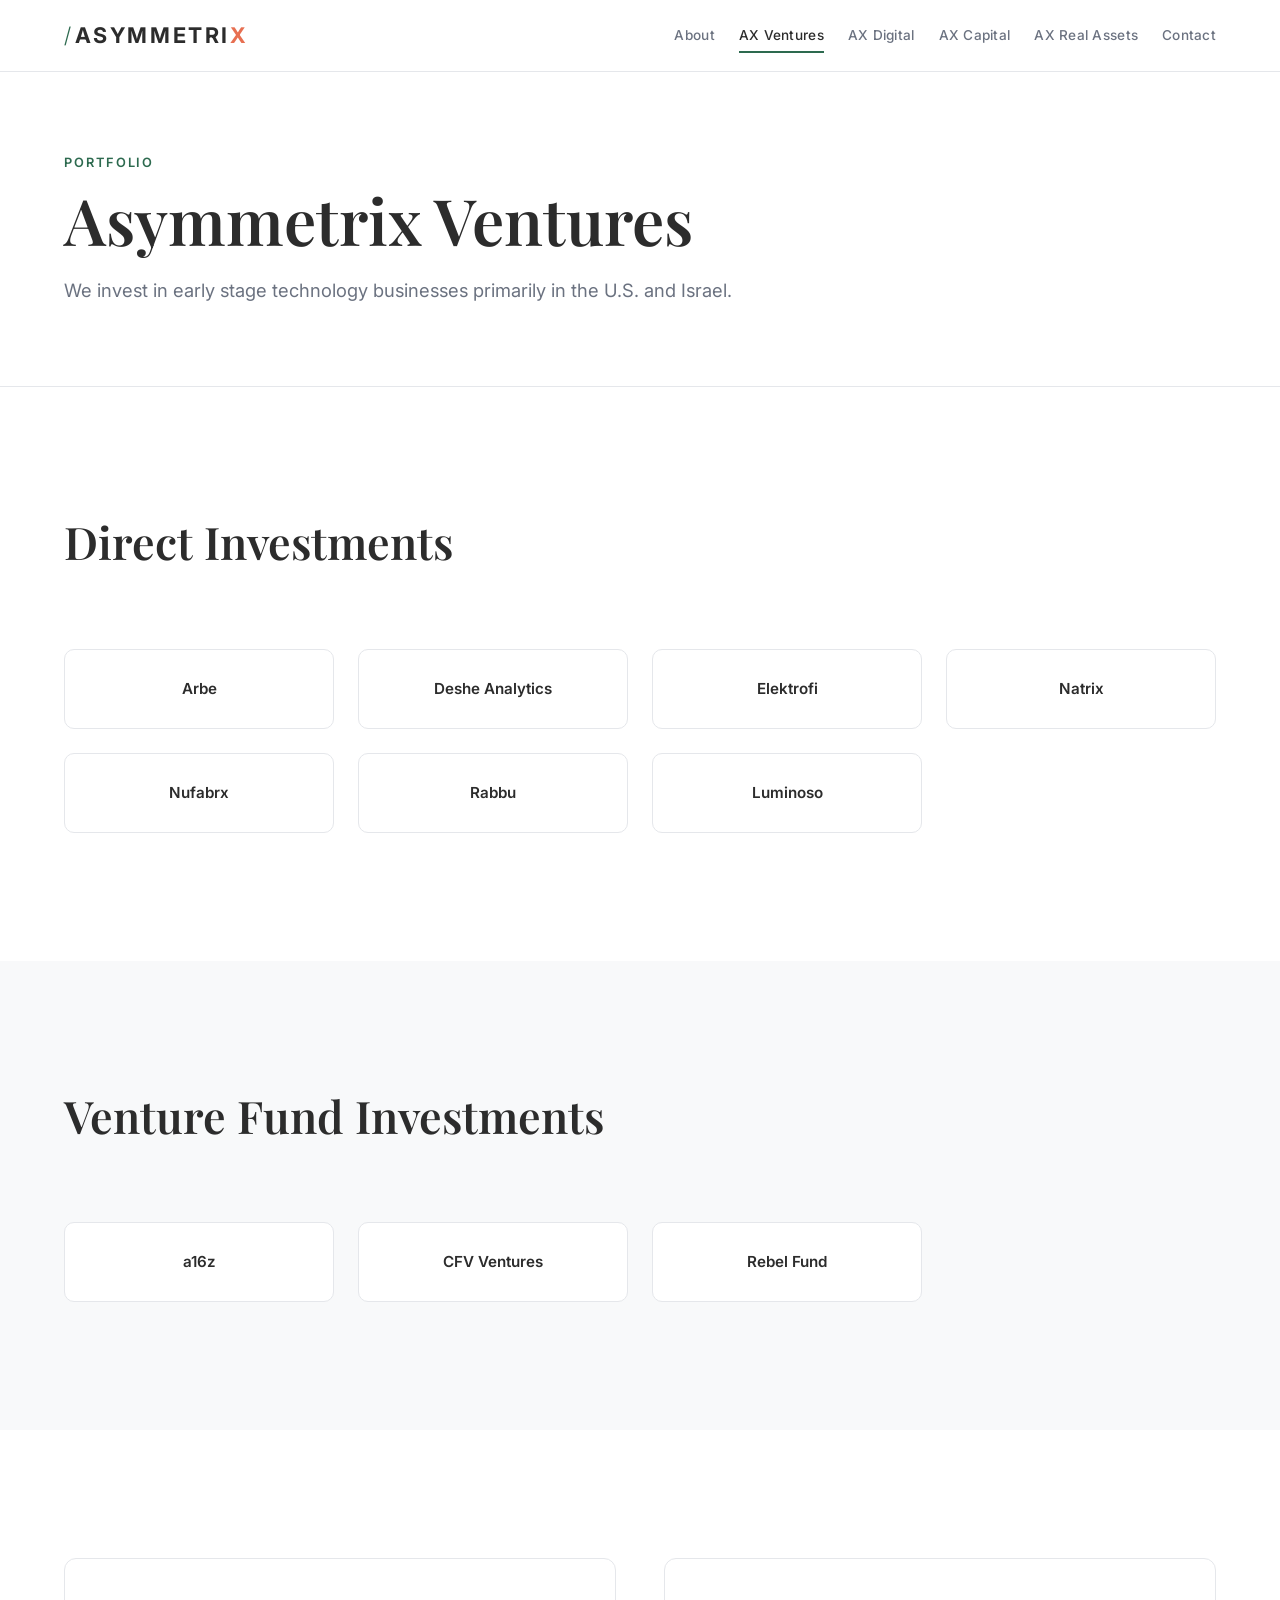
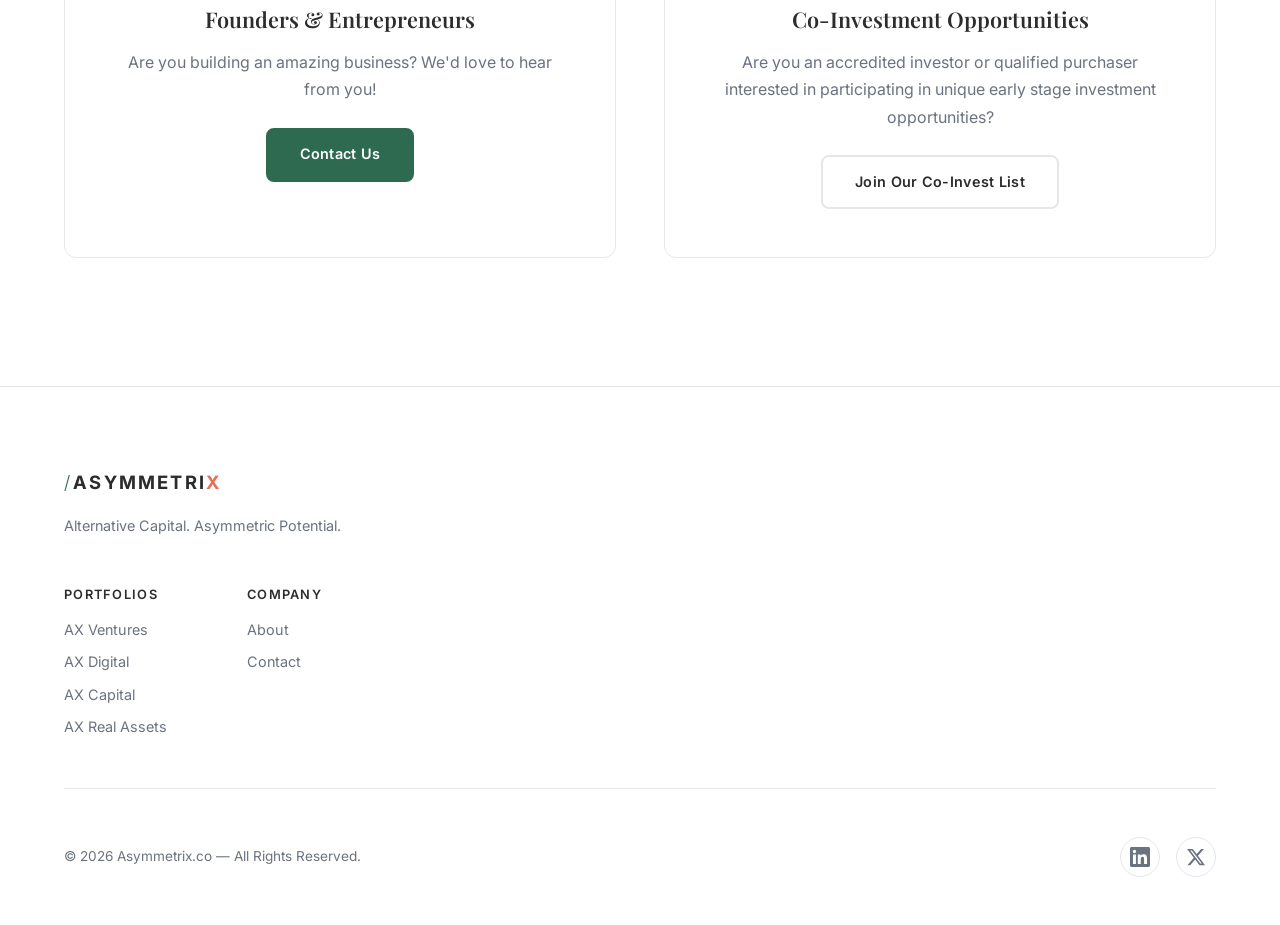
<file: ventures.html>
<!DOCTYPE html>
<html lang="en">
<head>
  <meta charset="UTF-8">
  <meta name="viewport" content="width=device-width, initial-scale=1.0">
  <title>AX Ventures — Asymmetrix</title>
  <meta name="description" content="Asymmetrix Ventures invests in early stage technology businesses primarily in the U.S. and Israel.">
  <link rel="stylesheet" href="css/styles.css">
  <link rel="preconnect" href="https://fonts.googleapis.com">
  <link rel="preconnect" href="https://fonts.gstatic.com" crossorigin>
  <link href="https://fonts.googleapis.com/css2?family=Inter:wght@300;400;500;600;700&family=Playfair+Display:ital,wght@0,400;0,600;1,400&display=swap" rel="stylesheet">
</head>
<body>

  <!-- HEADER -->
  <header class="site-header" id="header">
    <div class="container header-inner">
      <a href="/" class="logo">
        <span class="logo-mark">/</span>ASYMMETRI<span class="logo-x">X</span>
      </a>
      <button class="menu-toggle" id="menuToggle" aria-label="Toggle navigation">
        <span></span><span></span><span></span>
      </button>
      <nav class="main-nav" id="mainNav">
        <a href="about.html">About</a>
        <a href="ventures.html" class="active">AX Ventures</a>
        <a href="digital.html">AX Digital</a>
        <a href="capital.html">AX Capital</a>
        <a href="real-assets.html">AX Real Assets</a>
        <a href="contact.html">Contact</a>
      </nav>
    </div>
  </header>

  <!-- PAGE HERO -->
  <section class="page-hero">
    <div class="container">
      <p class="page-label">Portfolio</p>
      <h1 class="page-title">Asymmetrix Ventures</h1>
      <p class="page-subtitle">We invest in early stage technology businesses primarily in the U.S. and Israel.</p>
    </div>
  </section>

  <!-- DIRECT INVESTMENTS -->
  <section class="section">
    <div class="container">
      <div class="section-header">
        <h2 class="section-title">Direct Investments</h2>
      </div>

      <!--
        LOGO GRID — How to edit:
        Each .partner-item holds one company. Replace the text with an <img> tag
        when you have logos, e.g.:
        <div class="partner-item"><img src="images/logos/arbe.png" alt="Arbe"></div>
      -->
      <div class="partner-grid">
        <div class="partner-item">Arbe</div>
        <div class="partner-item">Deshe Analytics</div>
        <div class="partner-item">Elektrofi</div>
        <div class="partner-item">Natrix</div>
        <div class="partner-item">Nufabrx</div>
        <div class="partner-item">Rabbu</div>
        <div class="partner-item">Luminoso</div>
      </div>
    </div>
  </section>

  <!-- VENTURE FUND INVESTMENTS -->
  <section class="section section-light">
    <div class="container">
      <div class="section-header">
        <h2 class="section-title">Venture Fund Investments</h2>
      </div>

      <div class="partner-grid">
        <div class="partner-item">a16z</div>
        <div class="partner-item">CFV Ventures</div>
        <div class="partner-item">Rebel Fund</div>
      </div>
    </div>
  </section>

  <!-- CTA SECTION -->
  <section class="section">
    <div class="container">
      <div class="cta-grid">
        <div class="cta-card">
          <h3>Founders &amp; Entrepreneurs</h3>
          <p>Are you building an amazing business? We'd love to hear from you!</p>
          <a href="contact.html" class="btn btn-primary">Contact Us</a>
        </div>
        <div class="cta-card">
          <h3>Co-Investment Opportunities</h3>
          <p>Are you an accredited investor or qualified purchaser interested in participating in unique early stage investment opportunities?</p>
          <a href="contact.html" class="btn btn-outline">Join Our Co-Invest List</a>
        </div>
      </div>
    </div>
  </section>

  <!-- FOOTER -->
  <footer class="site-footer">
    <div class="container footer-inner">
      <div class="footer-brand">
        <a href="/" class="logo logo-footer">
          <span class="logo-mark">/</span>ASYMMETRI<span class="logo-x">X</span>
        </a>
        <p class="footer-tagline">Alternative Capital. Asymmetric Potential.</p>
      </div>
      <div class="footer-links">
        <div class="footer-col">
          <h4>Portfolios</h4>
          <a href="ventures.html">AX Ventures</a>
          <a href="digital.html">AX Digital</a>
          <a href="capital.html">AX Capital</a>
          <a href="real-assets.html">AX Real Assets</a>
        </div>
        <div class="footer-col">
          <h4>Company</h4>
          <a href="about.html">About</a>
          <a href="contact.html">Contact</a>
        </div>
      </div>
      <div class="footer-bottom">
        <p>&copy; 2026 Asymmetrix.co &mdash; All Rights Reserved.</p>
        <div class="footer-social">
          <a href="https://www.linkedin.com/company/asymmetrix-capital/posts/?feedView=all" target="_blank" rel="noopener" aria-label="LinkedIn">
            <svg width="20" height="20" viewBox="0 0 24 24" fill="currentColor"><path d="M20.447 20.452h-3.554v-5.569c0-1.328-.027-3.037-1.852-3.037-1.853 0-2.136 1.445-2.136 2.939v5.667H9.351V9h3.414v1.561h.046c.477-.9 1.637-1.85 3.37-1.85 3.601 0 4.267 2.37 4.267 5.455v6.286zM5.337 7.433a2.062 2.062 0 01-2.063-2.065 2.064 2.064 0 112.063 2.065zm1.782 13.019H3.555V9h3.564v11.452zM22.225 0H1.771C.792 0 0 .774 0 1.729v20.542C0 23.227.792 24 1.771 24h20.451C23.2 24 24 23.227 24 22.271V1.729C24 .774 23.2 0 22.222 0h.003z"/></svg>
          </a>
          <a href="https://twitter.com" target="_blank" rel="noopener" aria-label="Twitter / X">
            <svg width="20" height="20" viewBox="0 0 24 24" fill="currentColor"><path d="M18.244 2.25h3.308l-7.227 8.26 8.502 11.24H16.17l-5.214-6.817L4.99 21.75H1.68l7.73-8.835L1.254 2.25H8.08l4.713 6.231zm-1.161 17.52h1.833L7.084 4.126H5.117z"/></svg>
          </a>
        </div>
      </div>
    </div>
  </footer>

  <script src="js/main.js"></script>
</body>
</html>
</file>
<file: style.css>
/* ============================================
   ASYMMETRIX — style.css
   Refined minimal aesthetic
   ============================================ */

/* --- Variables --- */
:root {
  --white:       #faf9f7;
  --off-white:   #f2f0ec;
  --ink:         #0f0e0c;
  --ink-light:   #3a3834;
  --ink-muted:   #8a8680;
  --accent:      #b8955a;
  --accent-dark: #9a7a45;
  --border:      rgba(15,14,12,0.10);
  --border-light:rgba(250,249,247,0.15);

  --font-display: 'Cormorant Garamond', Georgia, serif;
  --font-body:    'DM Sans', system-ui, sans-serif;

  --nav-h: 60px;
  --section-pad: 120px;
  --container:   1100px;
}

/* --- Reset --- */
*, *::before, *::after { box-sizing: border-box; margin: 0; padding: 0; }
html { scroll-behavior: smooth; font-size: 16px; }
body {
  background: var(--white);
  color: var(--ink);
  font-family: var(--font-body);
  font-weight: 300;
  line-height: 1.7;
  -webkit-font-smoothing: antialiased;
}
img { display: block; max-width: 100%; }
a { color: inherit; text-decoration: none; }

/* --- Nav --- */
#nav {
  position: fixed;
  top: 0; left: 0; right: 0;
  height: var(--nav-h);
  display: flex;
  align-items: center;
  justify-content: space-between;
  padding: 0 40px;
  background: rgba(250,249,247,0.92);
  backdrop-filter: blur(12px);
  -webkit-backdrop-filter: blur(12px);
  border-bottom: 1px solid var(--border);
  z-index: 100;
  transition: box-shadow 0.3s;
}
#nav.scrolled { box-shadow: 0 2px 20px rgba(0,0,0,0.06); }

.nav-logo {
  display: flex;
  align-items: center;
}
.nav-logo-img {
  height: 56px;
  width: auto;
  display: block;
}

.nav-links {
  display: flex;
  align-items: center;
  gap: 36px;
  list-style: none;
}

.nav-link {
  font-size: 12px;
  font-weight: 400;
  letter-spacing: 0.08em;
  text-transform: uppercase;
  color: var(--ink-muted);
  transition: color 0.2s;
  position: relative;
}
.nav-link::after {
  content: '';
  position: absolute;
  bottom: -3px; left: 0;
  width: 0; height: 1px;
  background: var(--accent);
  transition: width 0.25s;
}
.nav-link:hover, .nav-link.active { color: var(--ink); }
.nav-link:hover::after, .nav-link.active::after { width: 100%; }
.nav-contact {
  color: var(--ink);
  border: 1px solid var(--border);
  padding: 6px 16px;
  border-radius: 2px;
  transition: background 0.2s, color 0.2s;
}
.nav-contact:hover { background: var(--ink); color: var(--white); }
.nav-contact::after { display: none; }

.nav-burger {
  display: none;
  flex-direction: column;
  gap: 5px;
  background: none;
  border: none;
  cursor: pointer;
  padding: 4px;
}
.nav-burger span {
  display: block;
  width: 22px; height: 1.5px;
  background: var(--ink);
  transition: transform 0.25s, opacity 0.25s;
}
.nav-burger.open span:first-child { transform: translateY(6.5px) rotate(45deg); }
.nav-burger.open span:last-child  { transform: translateY(-6.5px) rotate(-45deg); }

/* --- Mobile menu --- */
.mobile-menu {
  position: fixed;
  top: var(--nav-h); left: 0; right: 0;
  background: var(--white);
  border-bottom: 1px solid var(--border);
  padding: 24px 40px;
  display: flex;
  flex-direction: column;
  gap: 20px;
  transform: translateY(-110%);
  transition: transform 0.3s ease;
  z-index: 99;
}
.mobile-menu.open { transform: translateY(0); }
.mobile-link {
  font-size: 14px;
  font-weight: 400;
  letter-spacing: 0.06em;
  text-transform: uppercase;
  color: var(--ink-light);
}

/* --- Hero --- */
.hero {
  min-height: 100vh;
  display: flex;
  align-items: center;
  padding: calc(var(--nav-h) + 60px) 40px 80px;
  position: relative;
  overflow: hidden;
}
.hero::before {
  content: '';
  position: absolute;
  top: 0; left: 0; right: 0; bottom: 0;
  background:
    radial-gradient(ellipse 60% 60% at 80% 20%, rgba(184,149,90,0.06) 0%, transparent 70%),
    radial-gradient(ellipse 40% 40% at 20% 80%, rgba(15,14,12,0.03) 0%, transparent 70%);
  pointer-events: none;
}
.hero-inner {
  max-width: var(--container);
  margin: 0 auto;
  width: 100%;
}
.hero-logo {
  height: 52px;
  width: auto;
  margin-bottom: 32px;
  opacity: 0;
  animation: fadeUp 0.8s 0.2s forwards;
}
.hero-headline {
  font-family: var(--font-display);
  font-size: clamp(52px, 7vw, 96px);
  font-weight: 300;
  line-height: 1.08;
  letter-spacing: -0.01em;
  color: #ff9902;
}
.hero-headline em {
  font-style: italic;
  color: #7ece5f;
}
.hero-sub {
  font-size: 16px;
  font-weight: 300;
  color: var(--ink-muted);
  max-width: 460px;
  line-height: 1.8;
  margin-bottom: 48px;
  opacity: 0;
  animation: fadeUp 0.8s 0.6s forwards;
}
.hero-cta {
  display: inline-block;
  font-size: 11px;
  font-weight: 500;
  letter-spacing: 0.12em;
  text-transform: uppercase;
  color: var(--ink);
  border-bottom: 1px solid var(--accent);
  padding-bottom: 4px;
  opacity: 0;
  animation: fadeUp 0.8s 0.8s forwards;
  transition: color 0.2s, border-color 0.2s;
}
.hero-cta:hover { color: var(--accent); }
.hero-scroll-hint {
  position: absolute;
  bottom: 40px;
  left: 50%;
  transform: translateX(-50%);
  font-size: 18px;
  color: var(--ink-muted);
  opacity: 0;
  animation: fadeUp 0.8s 1.2s forwards, bob 2s 2s ease-in-out infinite;
}

/* --- Sections --- */
.section {
  padding: var(--section-pad) 40px;
}
.section-tinted { background: var(--off-white); }
.section-dark {
  background: var(--ink);
  color: var(--white);
}

.container {
  max-width: var(--container);
  margin: 0 auto;
}

.section-label {
  font-size: 12px;
  font-weight: 500;
  letter-spacing: 0.16em;
  text-transform: uppercase;
  color: var(--ink-muted);
  margin-bottom: 48px;
  padding-bottom: 16px;
  border-bottom: 1px solid var(--border);
}
.section-label.light {
  color: rgba(250,249,247,0.4);
  border-bottom-color: var(--border-light);
}

.section-heading {
  font-family: var(--font-display);
  font-size: clamp(36px, 4vw, 58px);
  font-weight: 300;
  line-height: 1.1;
  letter-spacing: -0.01em;
  color: #ff9902;
}
.section-heading.light { color: var(--white); }
.section-heading em {
  font-style: normal;
  color: #7ece5f;
}
.section-heading.light em { color: inherit; }

/* --- About --- */
.about-grid {
  display: grid;
  grid-template-columns: 1fr 1fr;
  gap: 80px;
  align-items: start;
}
.about-right p {
  font-size: 16px;
  color: var(--ink-light);
  margin-bottom: 20px;
}
.text-link {
  font-size: 12px;
  font-weight: 500;
  letter-spacing: 0.08em;
  text-transform: uppercase;
  color: var(--accent);
  border-bottom: 1px solid transparent;
  transition: border-color 0.2s;
}
.text-link:hover { border-bottom-color: var(--accent); }

/* --- Strategies intro --- */
.strategies-nav {
  display: flex;
  flex-wrap: wrap;
  gap: 12px;
  margin-top: 48px;
}
.strategy-pill {
  font-size: 12px;
  font-weight: 400;
  letter-spacing: 0.08em;
  text-transform: uppercase;
  color: rgba(250,249,247,0.6);
  border: 1px solid rgba(250,249,247,0.2);
  padding: 10px 20px;
  border-radius: 2px;
  transition: color 0.2s, border-color 0.2s, background 0.2s;
}
.strategy-pill:hover {
  color: var(--ink);
  background: var(--white);
  border-color: var(--white);
}

/* --- Strategy sections --- */
.strategy-header {
  display: grid;
  grid-template-columns: 1fr 1fr;
  gap: 80px;
  align-items: start;
  margin-bottom: 64px;
}
.strategy-desc {
  font-size: 16px;
  color: var(--ink-muted);
  line-height: 1.8;
  padding-top: 8px;
  align-self: end;
}

/* --- Logo grid --- */
.logo-grid {
  display: grid;
  grid-template-columns: repeat(auto-fit, minmax(200px, 1fr));
  gap: 0;
  border-top: 1px solid var(--border);
  border-left: 1px solid var(--border);
}
.logo-item {
  background: var(--white);
  display: flex;
  align-items: center;
  justify-content: center;
  padding: 30px 21px;
  min-height: 105px;
  border-right: 1px solid var(--border);
  border-bottom: 1px solid var(--border);
  transition: background 0.2s;
}
.section-tinted .logo-item { background: var(--off-white); }
.logo-item:hover { background: var(--off-white); }
.section-tinted .logo-item:hover { background: #ebe8e2; }
.logo-item img {
  max-height: 60px;
  max-width: 100%;
  width: auto;
  filter: grayscale(100%);
  opacity: 0.7;
  transition: opacity 0.2s, filter 0.2s;
}
.logo-item:hover img { opacity: 1; filter: grayscale(0%); }
.logo-item-name {
  font-family: var(--font-display);
  font-size: 18px;
  font-weight: 300;
  letter-spacing: 0.04em;
  color: var(--ink-light);
}
/* --- Token circular icon grid --- */
.pill-grid {
  display: grid;
  grid-template-columns: repeat(4, 1fr);
  gap: 24px;
}
.token-pill {
  display: flex;
  flex-direction: column;
  align-items: center;
  gap: 10px;
  text-decoration: none;
  padding: 12px 8px;
  border-radius: 12px;
  height: 130px;
  transition: background 0.2s, transform 0.2s;
}
.token-pill:hover {
  background: rgba(0,0,0,0.03);
  transform: translateY(-2px);
}
.section-tinted .token-pill:hover { background: rgba(0,0,0,0.04); }
.token-pill-icon {
  width: 84px;
  height: 84px;
  border-radius: 50%;
  object-fit: contain;
  background: var(--white);
  border: 1px solid var(--border);
  padding: 8px;
  box-shadow: 0 2px 8px rgba(0,0,0,0.06);
  transition: box-shadow 0.2s, border-color 0.2s;
}
.section-tinted .token-pill-icon { background: var(--off-white); }
.token-pill:hover .token-pill-icon {
  border-color: var(--accent);
  box-shadow: 0 4px 14px rgba(0,0,0,0.1);
}
.token-pill-label {
  font-family: var(--font-body);
  font-size: 11px;
  font-weight: 500;
  letter-spacing: 0.06em;
  text-transform: uppercase;
  color: var(--ink-muted);
}

/* --- Borderless flowing logo grid --- */
.card-grid {
  display: grid;
  grid-template-columns: repeat(4, 1fr);
  gap: 24px;
}
.card-tile {
  display: flex;
  flex-direction: column;
  align-items: center;
  justify-content: center;
  gap: 10px;
  text-decoration: none;
  padding: 12px 8px;
  border-radius: 12px;
  height: 130px;
  overflow: hidden;
  transition: background 0.2s, transform 0.2s;
}
.card-tile:hover {
  background: rgba(0,0,0,0.03);
  transform: translateY(-2px);
}
.section-tinted .card-tile:hover { background: rgba(0,0,0,0.04); }
.card-tile-logo {
  width: 84px;
  height: 84px;
  object-fit: contain;
  border-radius: 50%;
  background: var(--white);
  border: 1px solid var(--border);
  padding: 8px;
  box-shadow: 0 2px 8px rgba(0,0,0,0.06);
  transition: box-shadow 0.2s, border-color 0.2s;
  box-shadow: 0 2px 8px rgba(0,0,0,0.06);
}
.section-tinted .card-tile-logo { background: var(--off-white); }
.card-tile-name {
  display: none;
}

/* --- Mixed card grid --- */
.mixed-grid {
  display: grid;
  grid-template-columns: repeat(5, 1fr);
  gap: 16px;
}
.mixed-card {
  background: var(--white);
  border: 1px solid var(--border);
  border-radius: 8px;
  display: flex;
  align-items: center;
  justify-content: center;
  padding: 12px;
  min-height: 110px;
  text-decoration: none;
  transition: border-color 0.2s, transform 0.2s;
}
.section-tinted .mixed-card { background: var(--off-white); }
.mixed-card:hover {
  border-color: var(--accent);
  transform: translateY(-2px);
}
.mixed-card img {
  max-height: 100%;
  max-width: 100%;
  width: auto;
  object-fit: contain;
}
.mixed-card img.logo-oversized {
  transform: scale(1.6);
}
.mixed-card-text {
  font-family: var(--font-display);
  font-size: 20px;
  font-weight: 300;
  color: var(--ink-light);
  text-align: center;
  letter-spacing: 0.02em;
}

/* --- Panel view (side-by-side grids) --- */
.panel-view {
  display: grid;
  grid-template-columns: 1fr 1fr;
  gap: 48px;
  align-items: start;
}
.panel-view .sub-grid-heading {
  min-height: 40px;
}
.panel-grid {
  grid-template-columns: repeat(2, 1fr);
}

/* --- Sub-grid headings --- */
.sub-grid-heading {
  font-family: var(--font-display);
  font-size: 20px;
  font-weight: 300;
  letter-spacing: 0.04em;
  color: var(--ink-light);
  margin-bottom: 20px;
  margin-top: 48px;
}
.sub-grid-heading:first-of-type {
  margin-top: 0;
}

.portfolio-note {
  font-size: 12px;
  color: var(--ink-muted);
  margin-top: 20px;
  font-style: italic;
}

/* --- Contact --- */
.contact-grid {
  display: grid;
  grid-template-columns: 1fr 1.4fr;
  gap: 80px;
  align-items: start;
}
.contact-sub {
  font-size: 13px;
  color: rgba(250,249,247,0.4);
  letter-spacing: 0.06em;
  text-transform: uppercase;
  margin-top: 24px;
}
.contact-form {
  display: flex;
  flex-direction: column;
  gap: 20px;
}
.form-row {
  display: grid;
  grid-template-columns: 1fr 1fr;
  gap: 16px;
}
.contact-form label {
  display: flex;
  flex-direction: column;
  gap: 8px;
  font-size: 11px;
  font-weight: 400;
  letter-spacing: 0.1em;
  text-transform: uppercase;
  color: rgba(250,249,247,0.45);
}
.contact-form input,
.contact-form textarea {
  background: rgba(250,249,247,0.05);
  border: 1px solid rgba(250,249,247,0.12);
  color: var(--white);
  font-family: var(--font-body);
  font-size: 14px;
  font-weight: 300;
  padding: 14px 16px;
  border-radius: 2px;
  outline: none;
  transition: border-color 0.2s;
  resize: vertical;
}
.contact-form input::placeholder,
.contact-form textarea::placeholder { color: rgba(250,249,247,0.25); }
.contact-form input:focus,
.contact-form textarea:focus { border-color: var(--accent); }
.submit-btn {
  display: inline-block;
  align-self: flex-start;
  font-family: var(--font-body);
  font-size: 11px;
  font-weight: 500;
  letter-spacing: 0.12em;
  text-transform: uppercase;
  color: var(--ink);
  background: var(--white);
  border: none;
  padding: 14px 32px;
  cursor: pointer;
  border-radius: 2px;
  transition: background 0.2s, color 0.2s;
}
.submit-btn:hover { background: var(--accent); color: var(--white); }

/* --- Footer --- */
.footer {
  background: var(--ink);
  border-top: 1px solid rgba(250,249,247,0.08);
  padding: 28px 40px;
}
.footer-inner {
  display: flex;
  align-items: center;
  justify-content: space-between;
  flex-wrap: wrap;
  gap: 12px;
}
.footer-logo-img {
  height: 45px;
  width: auto;
  filter: brightness(0) invert(1);
  opacity: 0.7;
}
.footer-copy {
  font-size: 11px;
  color: rgba(250,249,247,0.3);
  letter-spacing: 0.04em;
}
.footer-link {
  font-size: 11px;
  font-weight: 400;
  letter-spacing: 0.08em;
  text-transform: uppercase;
  color: rgba(250,249,247,0.4);
  transition: color 0.2s;
}
.footer-link:hover { color: var(--accent); }

/* --- Animations --- */
@keyframes fadeUp {
  from { opacity: 0; transform: translateY(18px); }
  to   { opacity: 1; transform: translateY(0); }
}
@keyframes bob {
  0%, 100% { transform: translateX(-50%) translateY(0); }
  50%       { transform: translateX(-50%) translateY(6px); }
}

/* Scroll reveal */
.reveal {
  opacity: 0;
  transform: translateY(24px);
  transition: opacity 0.7s ease, transform 0.7s ease;
}
.reveal.visible {
  opacity: 1;
  transform: translateY(0);
}

/* --- Responsive --- */
@media (max-width: 900px) {
  .nav-links { display: none; }
  .nav-burger { display: flex; }
  .about-grid,
  .strategy-header,
  .contact-grid,
  .panel-view { grid-template-columns: 1fr; gap: 40px; }
  .form-row { grid-template-columns: 1fr; }
  :root { --section-pad: 80px; }
  #nav { padding: 0 24px; }
  .section { padding: var(--section-pad) 24px; }
  .mobile-menu { padding: 24px; }
}
@media (max-width: 500px) {
  .logo-grid { grid-template-columns: repeat(2, 1fr); }
  .mixed-grid { grid-template-columns: repeat(2, 1fr); }
  .hero { padding-top: calc(var(--nav-h) + 40px); }
}
</file>
<file: css/styles.css>
/* ============================================
   ASYMMETRIX — Main Stylesheet

   TABLE OF CONTENTS:
   1. Variables & Reset
   2. Typography
   3. Layout Utilities
   4. Header & Navigation
   5. Hero Section
   6. Sections (General)
   7. About Section
   8. Investment Focus Cards
   9. Values / Philosophy
   10. Contact Section
   11. Footer
   12. Buttons
   13. Animations
   14. Responsive (Tablet)
   15. Responsive (Mobile)
   ============================================ */

/* ============================================
   1. VARIABLES & RESET
   ============================================ */
:root {
  /* Brand Colors — edit these to update the entire site */
  --color-primary: #2d6a4f;        /* Deep green — main brand color */
  --color-primary-light: #40916c;  /* Lighter green for hovers */
  --color-accent: #e76f51;         /* Warm orange accent (from original tagline) */

  /* Neutrals */
  --color-bg: #ffffff;
  --color-bg-light: #f8f9fa;
  --color-bg-dark: #1a1a2e;
  --color-text: #2c2c2c;
  --color-text-secondary: #6b7280;
  --color-text-light: #f0f0f0;
  --color-border: #e5e7eb;

  /* Typography */
  --font-sans: 'Inter', -apple-system, BlinkMacSystemFont, 'Segoe UI', sans-serif;
  --font-serif: 'Playfair Display', Georgia, 'Times New Roman', serif;

  /* Spacing scale */
  --space-xs: 0.5rem;
  --space-sm: 1rem;
  --space-md: 1.5rem;
  --space-lg: 3rem;
  --space-xl: 5rem;
  --space-2xl: 8rem;

  /* Sizing */
  --max-width: 1200px;
  --header-height: 72px;

  /* Transitions */
  --transition: 0.3s ease;
}

*,
*::before,
*::after {
  margin: 0;
  padding: 0;
  box-sizing: border-box;
}

html {
  scroll-behavior: smooth;
  scroll-padding-top: var(--header-height);
}

body {
  font-family: var(--font-sans);
  font-size: 1rem;
  line-height: 1.7;
  color: var(--color-text);
  background: var(--color-bg);
  -webkit-font-smoothing: antialiased;
  -moz-osx-font-smoothing: grayscale;
}

img {
  max-width: 100%;
  height: auto;
  display: block;
}

a {
  text-decoration: none;
  color: inherit;
  transition: color var(--transition);
}

/* ============================================
   2. TYPOGRAPHY
   ============================================ */
h1, h2, h3, h4 {
  font-family: var(--font-serif);
  font-weight: 600;
  line-height: 1.2;
}

h1 { font-size: clamp(2.5rem, 5vw, 4rem); }
h2 { font-size: clamp(2rem, 3.5vw, 3rem); }
h3 { font-size: 1.25rem; font-family: var(--font-sans); font-weight: 600; }

p {
  color: var(--color-text-secondary);
  max-width: 60ch;
}

/* ============================================
   3. LAYOUT UTILITIES
   ============================================ */
.container {
  width: 100%;
  max-width: var(--max-width);
  margin: 0 auto;
  padding: 0 var(--space-md);
}

.two-col {
  display: grid;
  grid-template-columns: 1fr 1fr;
  gap: var(--space-lg);
  margin-top: var(--space-lg);
}

/* ============================================
   4. HEADER & NAVIGATION
   ============================================ */
.site-header {
  position: fixed;
  top: 0;
  left: 0;
  right: 0;
  z-index: 1000;
  height: var(--header-height);
  background: rgba(255, 255, 255, 0.95);
  backdrop-filter: blur(12px);
  -webkit-backdrop-filter: blur(12px);
  border-bottom: 1px solid var(--color-border);
  transition: box-shadow var(--transition);
}

.site-header.scrolled {
  box-shadow: 0 1px 12px rgba(0, 0, 0, 0.06);
}

.header-inner {
  display: flex;
  align-items: center;
  justify-content: space-between;
  height: 100%;
}

/* Logo */
.logo {
  font-family: var(--font-sans);
  font-size: 1.35rem;
  font-weight: 700;
  letter-spacing: 0.12em;
  color: var(--color-text);
}

.logo-mark {
  color: var(--color-primary);
  font-weight: 300;
  margin-right: 1px;
}

.logo-x {
  color: var(--color-accent);
}

/* Desktop Nav */
.main-nav {
  display: flex;
  align-items: center;
  gap: var(--space-md);
}

.main-nav a {
  font-size: 0.85rem;
  font-weight: 500;
  color: var(--color-text-secondary);
  letter-spacing: 0.02em;
  padding: 0.35rem 0;
  position: relative;
}

.main-nav a::after {
  content: '';
  position: absolute;
  bottom: 0;
  left: 0;
  width: 0;
  height: 2px;
  background: var(--color-primary);
  transition: width var(--transition);
}

.main-nav a:hover {
  color: var(--color-text);
}

.main-nav a:hover::after {
  width: 100%;
}

/* Mobile menu toggle */
.menu-toggle {
  display: none;
  flex-direction: column;
  justify-content: center;
  gap: 5px;
  background: none;
  border: none;
  cursor: pointer;
  padding: 8px;
  z-index: 1001;
}

.menu-toggle span {
  display: block;
  width: 24px;
  height: 2px;
  background: var(--color-text);
  transition: var(--transition);
}

.menu-toggle.active span:nth-child(1) {
  transform: rotate(45deg) translate(5px, 5px);
}

.menu-toggle.active span:nth-child(2) {
  opacity: 0;
}

.menu-toggle.active span:nth-child(3) {
  transform: rotate(-45deg) translate(5px, -5px);
}

/* ============================================
   5. HERO SECTION
   ============================================ */
.hero {
  min-height: 100vh;
  display: flex;
  align-items: center;
  padding-top: var(--header-height);
  background: var(--color-bg);
  position: relative;
  overflow: hidden;
}

/* Subtle decorative element */
.hero::before {
  content: '';
  position: absolute;
  top: -20%;
  right: -10%;
  width: 600px;
  height: 600px;
  background: radial-gradient(circle, rgba(45, 106, 79, 0.05) 0%, transparent 70%);
  border-radius: 50%;
  pointer-events: none;
}

.hero::after {
  content: '';
  position: absolute;
  bottom: -15%;
  left: -5%;
  width: 400px;
  height: 400px;
  background: radial-gradient(circle, rgba(231, 111, 81, 0.04) 0%, transparent 70%);
  border-radius: 50%;
  pointer-events: none;
}

.hero-content {
  position: relative;
  z-index: 1;
  max-width: 800px;
}

.hero-label {
  font-size: 0.85rem;
  font-weight: 500;
  letter-spacing: 0.15em;
  text-transform: uppercase;
  color: var(--color-primary);
  margin-bottom: var(--space-md);
}

.hero-title {
  color: var(--color-text);
  margin-bottom: var(--space-md);
}

.hero-alt {
  font-style: italic;
  color: var(--color-primary);
}

.hero-asym {
  font-style: italic;
  color: var(--color-accent);
}

.hero-subtitle {
  font-size: 1.2rem;
  max-width: 50ch;
  margin-bottom: var(--space-lg);
}

.hero-actions {
  display: flex;
  gap: var(--space-sm);
  flex-wrap: wrap;
}

/* ============================================
   6. SECTIONS (General)
   ============================================ */
.section {
  padding: var(--space-2xl) 0;
}

.section-light {
  background: var(--color-bg-light);
}

.section-dark {
  background: var(--color-bg-dark);
}

.section-header {
  margin-bottom: var(--space-xl);
}

.section-label {
  font-size: 0.8rem;
  font-weight: 600;
  letter-spacing: 0.15em;
  text-transform: uppercase;
  color: var(--color-primary);
  margin-bottom: var(--space-xs);
}

.section-label-light {
  color: var(--color-primary-light);
}

.section-title {
  color: var(--color-text);
  margin-bottom: var(--space-sm);
}

.section-title-light {
  color: var(--color-text-light);
}

.section-desc {
  font-size: 1.1rem;
  max-width: 55ch;
}

/* ============================================
   7. ABOUT SECTION
   ============================================ */
.two-col p {
  font-size: 1.05rem;
  line-height: 1.8;
}

/* ============================================
   8. INVESTMENT FOCUS CARDS
   ============================================ */
.card-grid {
  display: grid;
  grid-template-columns: repeat(2, 1fr);
  gap: var(--space-md);
}

.card {
  display: flex;
  flex-direction: column;
  padding: var(--space-lg);
  background: var(--color-bg);
  border: 1px solid var(--color-border);
  border-radius: 12px;
  transition: all var(--transition);
  cursor: pointer;
}

.card:hover {
  border-color: var(--color-primary);
  box-shadow: 0 8px 30px rgba(45, 106, 79, 0.08);
  transform: translateY(-2px);
}

.card-number {
  font-size: 0.8rem;
  font-weight: 700;
  color: var(--color-primary);
  letter-spacing: 0.05em;
  margin-bottom: var(--space-sm);
}

.card-title {
  font-family: var(--font-serif);
  font-size: 1.35rem;
  font-weight: 600;
  color: var(--color-text);
  margin-bottom: var(--space-xs);
}

.card-desc {
  font-size: 0.95rem;
  flex-grow: 1;
  margin-bottom: var(--space-md);
}

.card-link {
  font-size: 0.85rem;
  font-weight: 600;
  color: var(--color-primary);
  transition: color var(--transition);
}

.card:hover .card-link {
  color: var(--color-primary-light);
}

/* ============================================
   9. VALUES / PHILOSOPHY
   ============================================ */
.values-grid {
  display: grid;
  grid-template-columns: repeat(3, 1fr);
  gap: var(--space-lg);
  margin-top: var(--space-lg);
}

.value-item {
  padding-top: var(--space-md);
  border-top: 2px solid var(--color-border);
}

.value-item:hover {
  border-top-color: var(--color-primary);
}

.value-item h3 {
  margin-bottom: var(--space-xs);
  color: var(--color-text);
}

.value-item p {
  font-size: 0.95rem;
}

/* ============================================
   10. CONTACT SECTION
   ============================================ */
.contact-content {
  text-align: center;
  display: flex;
  flex-direction: column;
  align-items: center;
}

.contact-content .section-header {
  display: flex;
  flex-direction: column;
  align-items: center;
}

.contact-text {
  font-size: 1.1rem;
  color: rgba(255, 255, 255, 0.7);
  max-width: 45ch;
  margin-bottom: var(--space-lg);
}

/* ============================================
   11. FOOTER
   ============================================ */
.site-footer {
  background: var(--color-bg);
  border-top: 1px solid var(--color-border);
  padding: var(--space-xl) 0 var(--space-lg);
}

.footer-inner {
  display: flex;
  flex-direction: column;
  gap: var(--space-lg);
}

.footer-brand {
  max-width: 300px;
}

.logo-footer {
  font-size: 1.15rem;
  margin-bottom: var(--space-xs);
  display: inline-block;
}

.footer-tagline {
  font-size: 0.9rem;
  color: var(--color-text-secondary);
  margin-top: var(--space-xs);
}

.footer-links {
  display: flex;
  gap: var(--space-xl);
}

.footer-col {
  display: flex;
  flex-direction: column;
  gap: var(--space-xs);
}

.footer-col h4 {
  font-family: var(--font-sans);
  font-size: 0.8rem;
  font-weight: 600;
  letter-spacing: 0.1em;
  text-transform: uppercase;
  color: var(--color-text);
  margin-bottom: var(--space-xs);
}

.footer-col a {
  font-size: 0.9rem;
  color: var(--color-text-secondary);
}

.footer-col a:hover {
  color: var(--color-primary);
}

.footer-bottom {
  display: flex;
  align-items: center;
  justify-content: space-between;
  padding-top: var(--space-lg);
  border-top: 1px solid var(--color-border);
}

.footer-bottom p {
  font-size: 0.85rem;
  color: var(--color-text-secondary);
}

.footer-social {
  display: flex;
  gap: var(--space-sm);
}

.footer-social a {
  display: flex;
  align-items: center;
  justify-content: center;
  width: 40px;
  height: 40px;
  border-radius: 50%;
  color: var(--color-text-secondary);
  border: 1px solid var(--color-border);
  transition: all var(--transition);
}

.footer-social a:hover {
  color: var(--color-primary);
  border-color: var(--color-primary);
  background: rgba(45, 106, 79, 0.05);
}

/* ============================================
   12. BUTTONS
   ============================================ */
.btn {
  display: inline-flex;
  align-items: center;
  justify-content: center;
  padding: 0.8rem 2rem;
  font-family: var(--font-sans);
  font-size: 0.9rem;
  font-weight: 600;
  letter-spacing: 0.02em;
  border-radius: 8px;
  border: 2px solid transparent;
  cursor: pointer;
  transition: all var(--transition);
}

.btn-primary {
  background: var(--color-primary);
  color: #fff;
  border-color: var(--color-primary);
}

.btn-primary:hover {
  background: var(--color-primary-light);
  border-color: var(--color-primary-light);
}

.btn-outline {
  background: transparent;
  color: var(--color-text);
  border-color: var(--color-border);
}

.btn-outline:hover {
  border-color: var(--color-text);
}

.btn-white {
  background: #fff;
  color: var(--color-bg-dark);
  border-color: #fff;
  font-size: 1rem;
}

.btn-white:hover {
  background: transparent;
  color: #fff;
}

/* ============================================
   13. PAGE HERO (Sub-pages)
   ============================================ */
.page-hero {
  padding: calc(var(--header-height) + var(--space-xl)) 0 var(--space-xl);
  border-bottom: 1px solid var(--color-border);
}

.page-label {
  font-size: 0.8rem;
  font-weight: 600;
  letter-spacing: 0.15em;
  text-transform: uppercase;
  color: var(--color-primary);
  margin-bottom: var(--space-xs);
}

.page-title {
  margin-bottom: var(--space-sm);
}

.page-subtitle {
  font-size: 1.15rem;
  max-width: 65ch;
  color: var(--color-text-secondary);
}

/* ============================================
   14. FOUNDER / ABOUT PAGE
   ============================================ */
.founder-layout {
  display: grid;
  grid-template-columns: 320px 1fr;
  gap: var(--space-xl);
  align-items: start;
}

.photo-placeholder {
  width: 100%;
  aspect-ratio: 3 / 4;
  background: var(--color-bg-light);
  border-radius: 12px;
  display: flex;
  align-items: center;
  justify-content: center;
  color: var(--color-text-secondary);
  font-size: 0.9rem;
  border: 1px solid var(--color-border);
}

.founder-bio p {
  margin-bottom: var(--space-sm);
  font-size: 1rem;
  line-height: 1.8;
}

.founder-bio h3 {
  margin-top: var(--space-lg);
  margin-bottom: var(--space-sm);
  padding-bottom: var(--space-xs);
  border-bottom: 2px solid var(--color-primary);
  display: inline-block;
}

/* ============================================
   15. PARTNER / LOGO GRID
   ============================================ */
.partner-grid {
  display: grid;
  grid-template-columns: repeat(4, 1fr);
  gap: var(--space-md);
  margin-top: var(--space-lg);
}

.partner-item {
  display: flex;
  align-items: center;
  justify-content: center;
  padding: var(--space-md) var(--space-sm);
  background: var(--color-bg);
  border: 1px solid var(--color-border);
  border-radius: 10px;
  font-family: var(--font-sans);
  font-size: 0.95rem;
  font-weight: 600;
  color: var(--color-text);
  text-align: center;
  min-height: 80px;
  transition: all var(--transition);
}

.partner-item:hover {
  border-color: var(--color-primary);
  box-shadow: 0 4px 16px rgba(45, 106, 79, 0.06);
}

.partner-item img {
  max-height: 48px;
  width: auto;
  object-fit: contain;
}

.partner-grid-sm {
  grid-template-columns: repeat(3, 1fr);
}

.partner-item-sm {
  min-height: 60px;
  padding: var(--space-sm);
  font-size: 0.85rem;
}

/* ============================================
   16. STRATEGY LIST (Digital page)
   ============================================ */
.strategy-list {
  display: flex;
  flex-direction: column;
  gap: var(--space-md);
  margin-top: var(--space-lg);
  max-width: 700px;
}

.strategy-item {
  display: flex;
  gap: var(--space-md);
  align-items: flex-start;
  padding: var(--space-md);
  border-left: 3px solid var(--color-primary);
  background: var(--color-bg-light);
  border-radius: 0 8px 8px 0;
}

.strategy-number {
  font-size: 0.8rem;
  font-weight: 700;
  color: var(--color-primary);
  flex-shrink: 0;
}

.strategy-item p {
  font-size: 1rem;
  max-width: none;
}

/* ============================================
   17. HIGHLIGHT BOX (Capital page)
   ============================================ */
.highlight-box {
  padding: var(--space-lg);
  background: var(--color-bg-light);
  border-left: 4px solid var(--color-accent);
  border-radius: 0 12px 12px 0;
  max-width: 800px;
}

.highlight-box p {
  font-size: 1.1rem;
  line-height: 1.8;
  max-width: none;
  color: var(--color-text);
}

.text-link {
  color: var(--color-primary);
  font-weight: 600;
  border-bottom: 1px solid var(--color-primary);
}

.text-link:hover {
  color: var(--color-primary-light);
  border-color: var(--color-primary-light);
}

/* ============================================
   18. CTA GRID (Ventures page)
   ============================================ */
.cta-grid {
  display: grid;
  grid-template-columns: 1fr 1fr;
  gap: var(--space-lg);
}

.cta-card {
  padding: var(--space-lg);
  border: 1px solid var(--color-border);
  border-radius: 12px;
  text-align: center;
}

.cta-card h3 {
  font-family: var(--font-serif);
  font-size: 1.35rem;
  margin-bottom: var(--space-sm);
}

.cta-card p {
  max-width: none;
  margin-bottom: var(--space-md);
}

/* ============================================
   19. CONTACT FORMS
   ============================================ */
.contact-grid {
  display: grid;
  grid-template-columns: 1fr 1fr;
  gap: var(--space-lg);
  align-items: start;
}

.contact-form-card {
  padding: var(--space-lg);
  border: 1px solid var(--color-border);
  border-radius: 12px;
  background: var(--color-bg);
}

.contact-form-card h3 {
  font-family: var(--font-serif);
  font-size: 1.35rem;
  margin-bottom: var(--space-xs);
}

.form-intro {
  font-size: 0.9rem;
  margin-bottom: var(--space-md);
}

.form-heading {
  font-family: var(--font-serif);
  font-size: 1.1rem;
  font-weight: 600;
  margin-bottom: var(--space-md);
  padding-bottom: var(--space-xs);
  border-bottom: 1px solid var(--color-border);
}

.form {
  display: flex;
  flex-direction: column;
  gap: var(--space-sm);
}

.form-group {
  display: flex;
  flex-direction: column;
  gap: 4px;
}

.form-group label {
  font-size: 0.85rem;
  font-weight: 500;
  color: var(--color-text);
}

.form-group input,
.form-group textarea {
  padding: 0.7rem 0.9rem;
  border: 1px solid var(--color-border);
  border-radius: 6px;
  font-family: var(--font-sans);
  font-size: 0.95rem;
  color: var(--color-text);
  background: var(--color-bg);
  transition: border-color var(--transition);
}

.form-group input:focus,
.form-group textarea:focus {
  outline: none;
  border-color: var(--color-primary);
}

.form-group textarea {
  resize: vertical;
  min-height: 100px;
}

.form-row {
  display: grid;
  grid-template-columns: 1fr 1fr;
  gap: var(--space-sm);
}

.checkbox-group {
  display: flex;
  flex-direction: column;
  gap: var(--space-xs);
  margin-top: 4px;
}

.checkbox-label {
  display: flex;
  align-items: center;
  gap: 8px;
  font-size: 0.9rem;
  color: var(--color-text-secondary);
  cursor: pointer;
}

.checkbox-label input[type="checkbox"] {
  accent-color: var(--color-primary);
  width: 16px;
  height: 16px;
}

.btn-full {
  width: 100%;
  margin-top: var(--space-xs);
}

/* ============================================
   20. ACTIVE NAV LINK
   ============================================ */
.main-nav a.active {
  color: var(--color-text);
}

.main-nav a.active::after {
  width: 100%;
}

/* ============================================
   21. ANIMATIONS
   ============================================ */
.fade-up {
  opacity: 0;
  transform: translateY(24px);
  transition: opacity 0.6s ease, transform 0.6s ease;
}

.fade-up.visible {
  opacity: 1;
  transform: translateY(0);
}

/* ============================================
   22. RESPONSIVE — Tablet (< 1024px)
   ============================================ */
@media (max-width: 1024px) {
  .main-nav {
    gap: var(--space-sm);
  }

  .main-nav a {
    font-size: 0.8rem;
  }

  .values-grid {
    grid-template-columns: 1fr 1fr;
  }

  .founder-layout {
    grid-template-columns: 260px 1fr;
    gap: var(--space-lg);
  }

  .partner-grid {
    grid-template-columns: repeat(3, 1fr);
  }
}

/* ============================================
   23. RESPONSIVE — Mobile (< 768px)
   ============================================ */
@media (max-width: 768px) {
  :root {
    --space-xl: 3.5rem;
    --space-2xl: 5rem;
  }

  /* Mobile nav */
  .menu-toggle {
    display: flex;
  }

  .main-nav {
    position: fixed;
    top: 0;
    right: -100%;
    width: 280px;
    height: 100vh;
    background: var(--color-bg);
    flex-direction: column;
    align-items: flex-start;
    padding: calc(var(--header-height) + var(--space-lg)) var(--space-lg) var(--space-lg);
    box-shadow: -4px 0 20px rgba(0, 0, 0, 0.1);
    transition: right var(--transition);
    gap: var(--space-xs);
  }

  .main-nav.open {
    right: 0;
  }

  .main-nav a {
    font-size: 1rem;
    padding: var(--space-xs) 0;
  }

  /* Layout adjustments */
  .two-col {
    grid-template-columns: 1fr;
    gap: var(--space-md);
  }

  .card-grid {
    grid-template-columns: 1fr;
  }

  .values-grid {
    grid-template-columns: 1fr;
    gap: var(--space-md);
  }

  .hero-title {
    font-size: 2.2rem;
  }

  .footer-links {
    flex-direction: column;
    gap: var(--space-lg);
  }

  .footer-bottom {
    flex-direction: column;
    gap: var(--space-sm);
    text-align: center;
  }

  /* Founder page */
  .founder-layout {
    grid-template-columns: 1fr;
    gap: var(--space-lg);
  }

  .photo-placeholder {
    max-width: 280px;
  }

  /* Partner grids */
  .partner-grid {
    grid-template-columns: repeat(2, 1fr);
  }

  .partner-grid-sm {
    grid-template-columns: repeat(2, 1fr);
  }

  /* CTA & Contact grids */
  .cta-grid {
    grid-template-columns: 1fr;
  }

  .contact-grid {
    grid-template-columns: 1fr;
  }

  .form-row {
    grid-template-columns: 1fr;
  }
}
</file>
